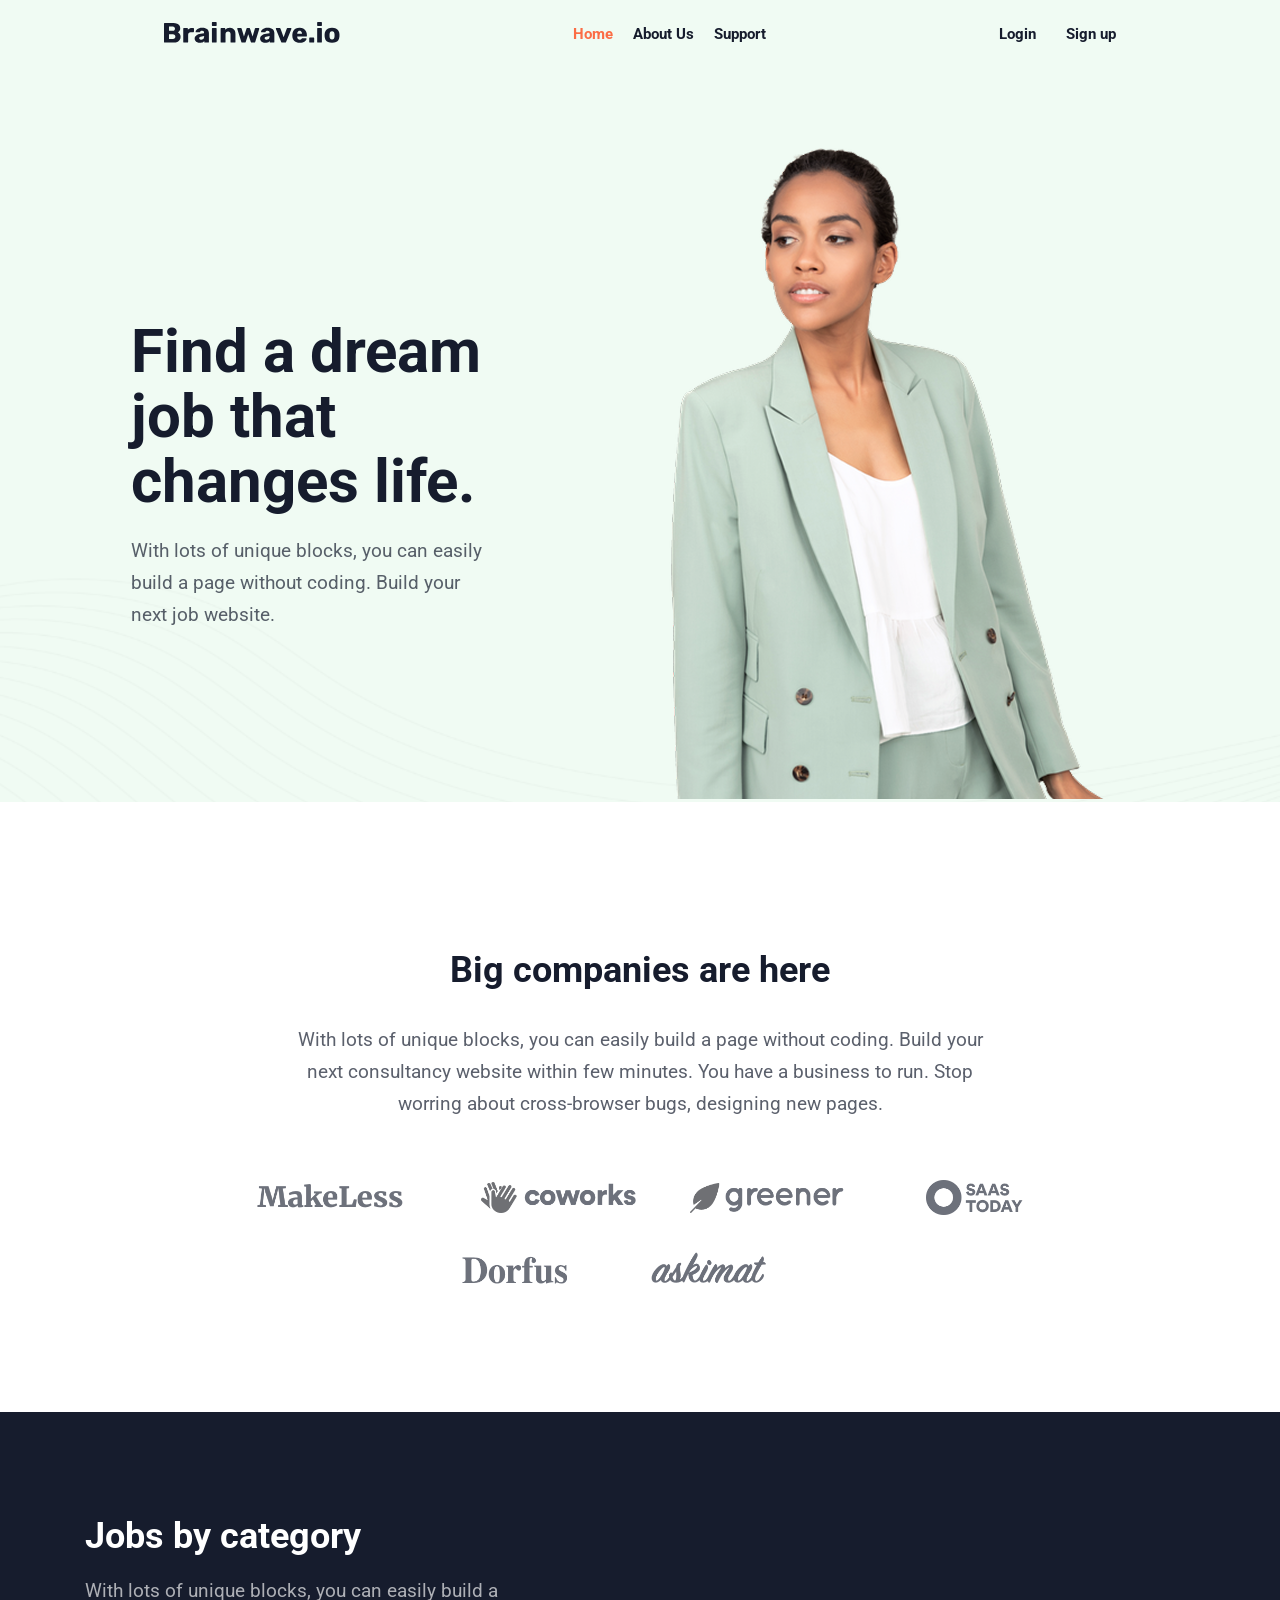
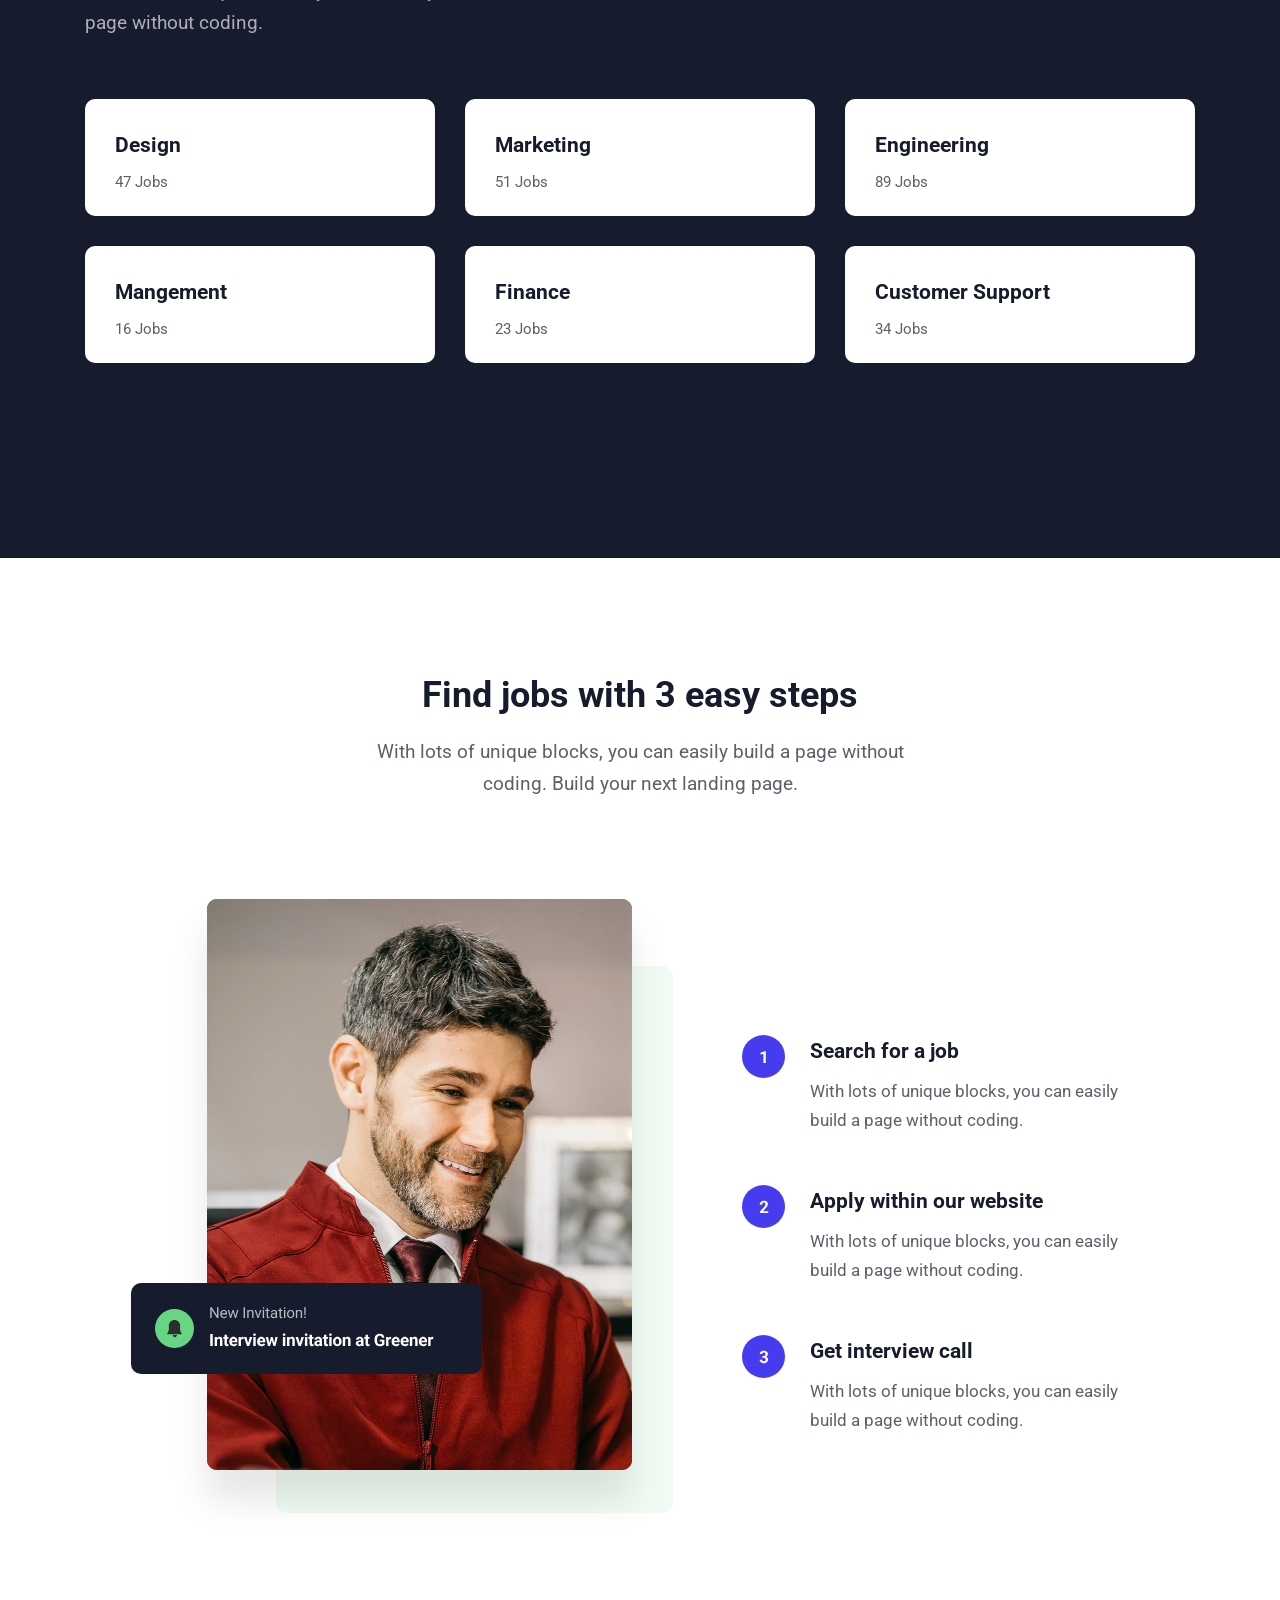
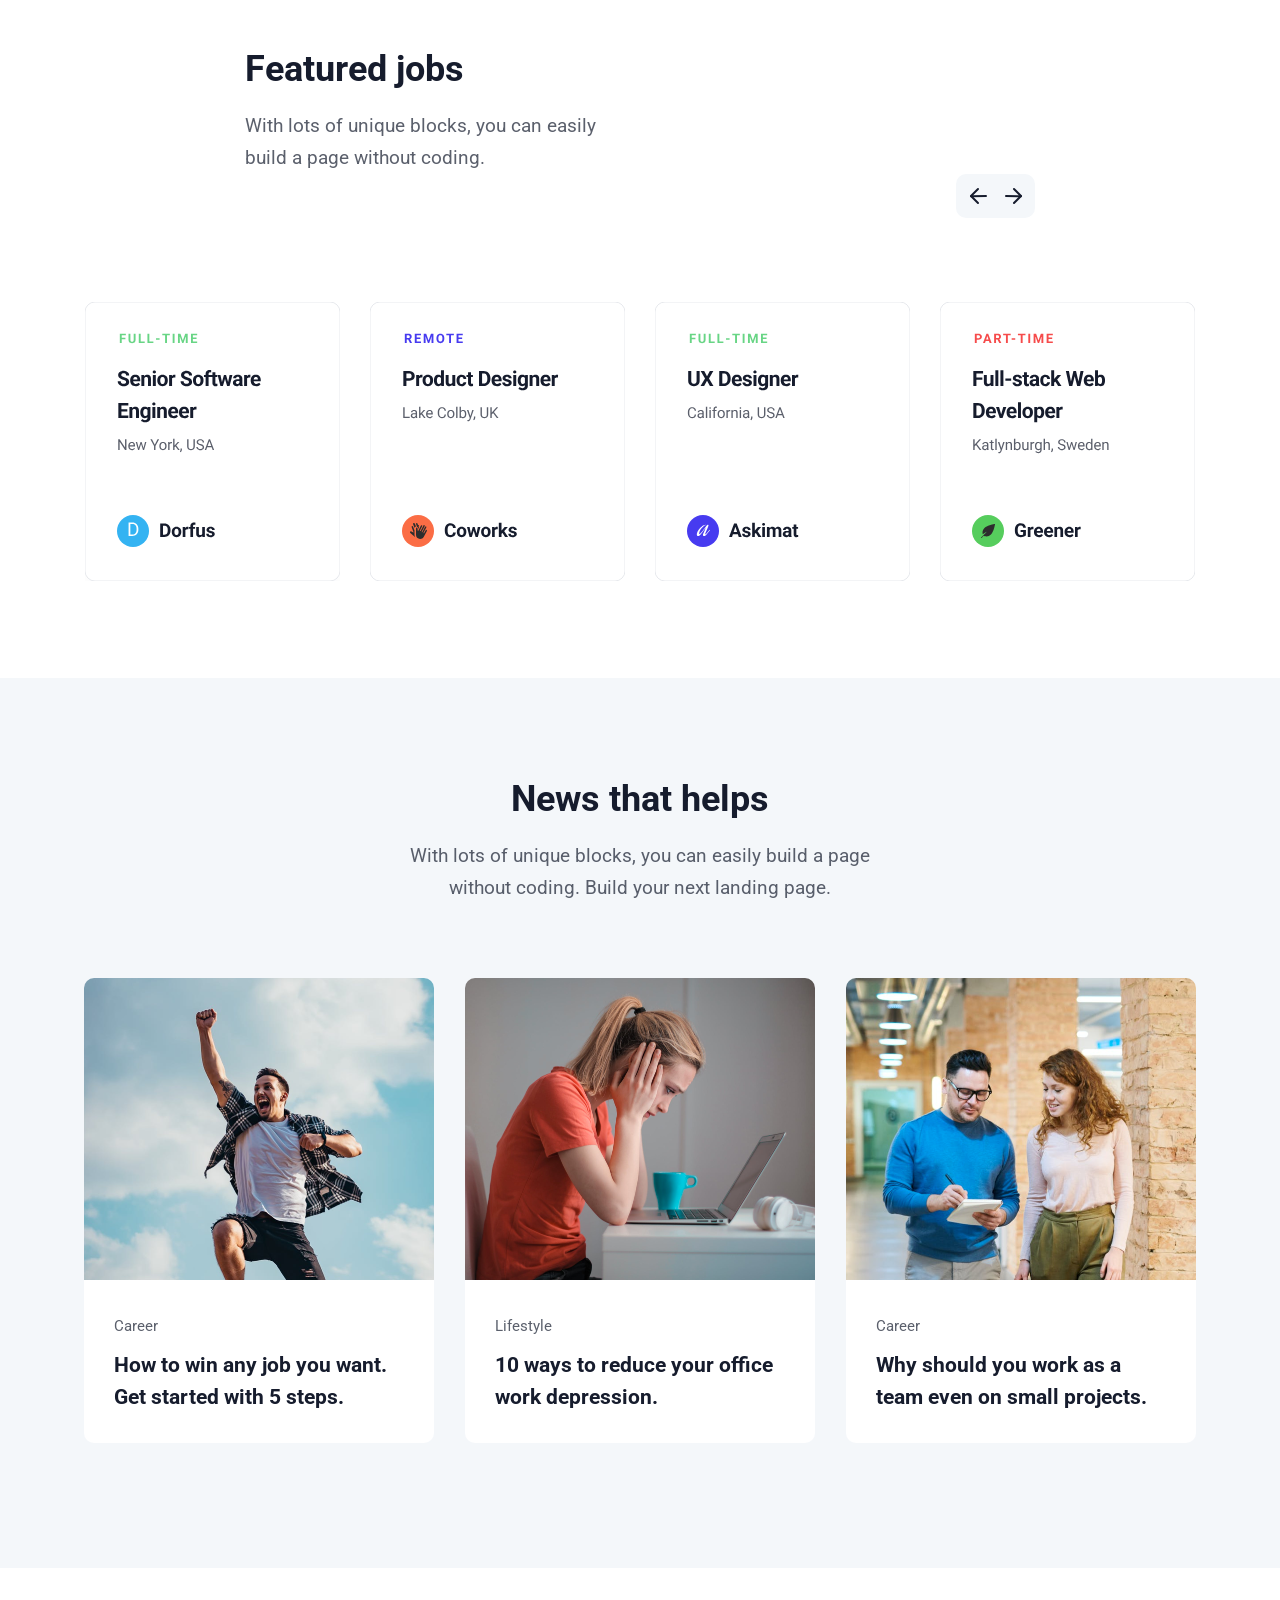
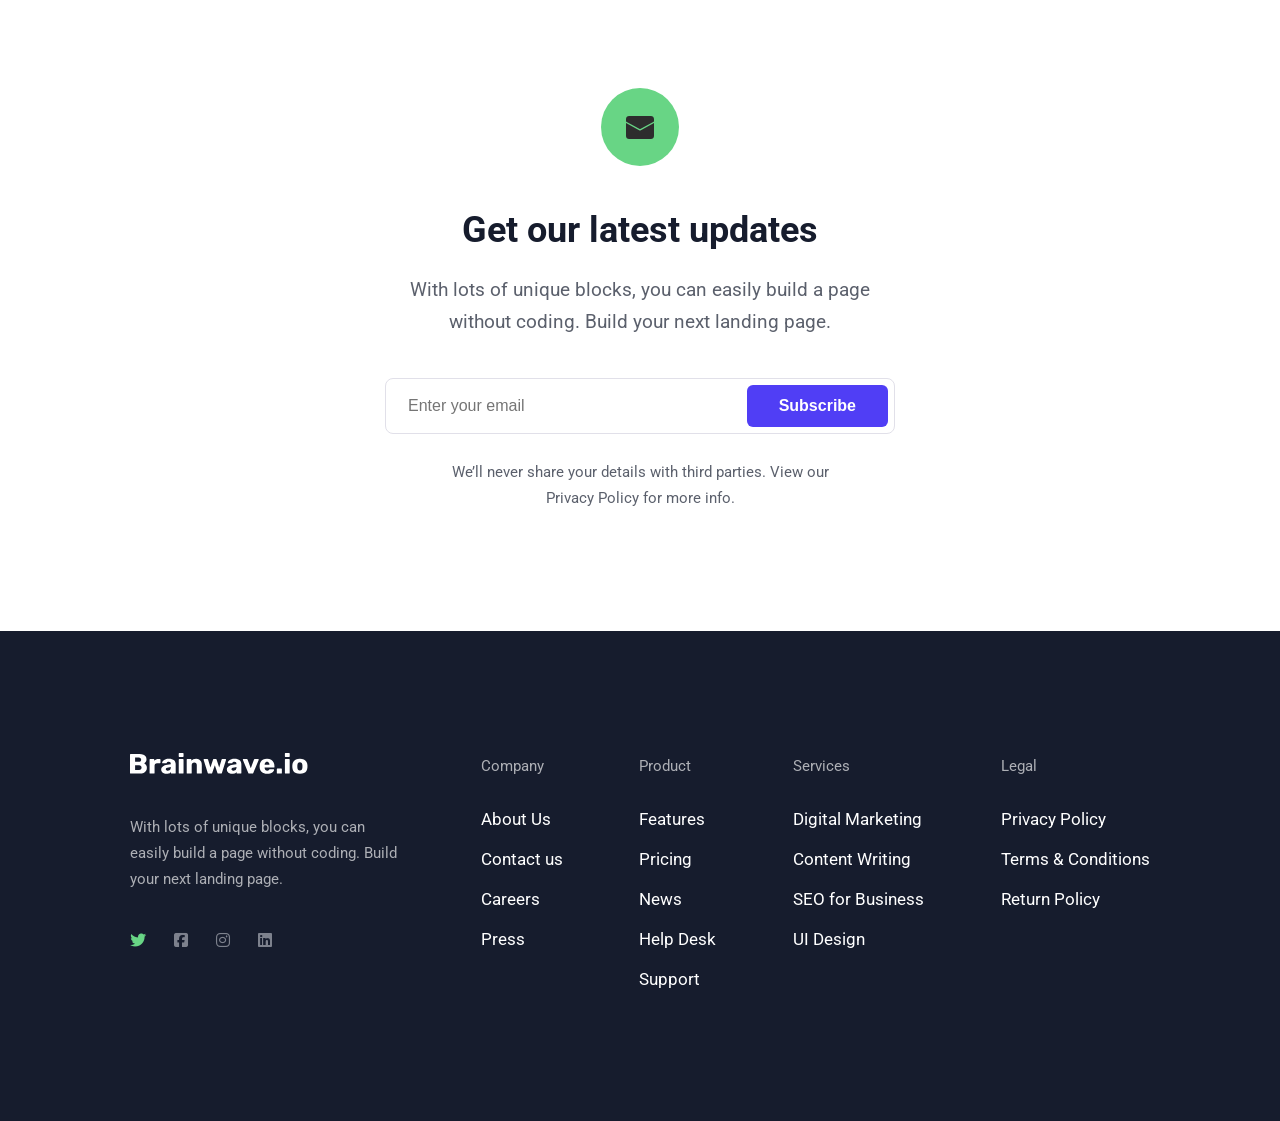
<file: index.html>
<!doctype html>
<html lang="en">
  <head>
    <meta charset="UTF-8" />
    <meta name="viewport" content="width=device-width, initial-scale=1.0" />
    <title>Document</title>
    <link rel="stylesheet" href="./styles/pages/home.css" />
    <link
      rel="stylesheet"
      href="https://cdnjs.cloudflare.com/ajax/libs/font-awesome/6.5.2/css/all.min.css"
    />
  </head>
  <body>
    <!-- HEADER -->
    <header class="header">
      <section class="header-container">
        <div class="header-logo">
          <img src="./assets/icons/header-brand.svg" alt="Brainwaive Image" />
        </div>

        <nav class="header-navigation">
          <ul class="navigation-list">
            <li class="navigation-item">
              <a class="navigation-link active" href="./index.html"> Home</a>
            </li>

            <li class="navigation-item">
              <a class="navigation-link" href="./pages/about.html">About Us</a>
            </li>

            <li class="navigation-item">
              <a class="navigation-link" href="./pages/support.html">Support</a>
            </li>
          </ul>
        </nav>

        <div class="header-buttons">
          <a href="./pages/sign-in.html" class="btn">Login</a>
          <a href="./pages/sign-up.html" class="btn">Sign up</a>
        </div>
      </section>
    </header>

    <!-- HERO -->
    <section class="hero">
      <div class="hero-container">
        <div class="hero-content">
          <h1 class="hero-title">Find a dream job that changes life.</h1>

          <p class="hero-description">
            With lots of unique blocks, you can easily build a page without
            coding. Build your next job website.
          </p>
        </div>

        <div class="hero-media">
          <img src="./assets/image/hero.png" alt="Hero Image" />
        </div>
      </div>

      <img
        src="./assets/image/wave1.svg"
        alt="Wave Background"
        class="hero-wave"
      />
    </section>

    <!-- MAIN -->

    <!-- HOME COMPANIES -->
    <main class="main">
      <section class="companies">
        <div class="companies-content">
          <h2 class="companies-title">Big companies are here</h2>

          <p class="companies-description">
            With lots of unique blocks, you can easily build a page without
            coding. Build your next consultancy website within few minutes. You
            have a business to run. Stop worring about cross-browser bugs,
            designing new pages.
          </p>
        </div>

        <div class="companies-image">
          <img src="./assets/icons/homesection1icon1.svg" alt="Home Section1" />
        </div>
      </section>

      <!-- HOME JOBS -->
      <section class="categories">
        <div class="categories-content">
          <h2 class="categories-title">Jobs by category</h2>

          <p class="categories-description">
            With lots of unique blocks, you can easily build a page without
            coding.
          </p>
        </div>

        <div class="categories-cards">
          <div class="category-card">
            <h3 class="category-title">Design</h3>
            <span class="category-count">47 Jobs</span>
          </div>

          <div class="category-card">
            <h3 class="category-title">Marketing</h3>
            <span class="category-count">51 Jobs</span>
          </div>

          <div class="category-card">
            <h3 class="category-title">Engineering</h3>
            <span class="category-count">89 Jobs</span>
          </div>

          <div class="category-card">
            <h3 class="category-title">Mangement</h3>
            <span class="category-count">16 Jobs</span>
          </div>

          <div class="category-card">
            <h3 class="category-title">Finance</h3>
            <span class="category-count">23 Jobs</span>
          </div>

          <div class="category-card">
            <h3 class="category-title">Customer Support</h3>
            <span class="category-count">34 Jobs</span>
          </div>
        </div>
      </section>

      <!-- FIND JOBS STEP -->

      <section class="process-section">
        <div class="process-content">
          <h2 class="process-title">Find jobs with 3 easy steps</h2>
          <p class="process-description">
            With lots of unique blocks, you can easily build a page without
            coding. Build your next landing page.
          </p>
        </div>

        <div class="process-container">
          <div class="process-image">
            <img
              src="./assets/image/homesection3.svg"
              alt="Home section3 image"
            />
          </div>

          <div class="process-list">
            <div class="process-item">
              <img
                class="process-icon"
                src="./assets/icons/homesection3icon1.svg"
                alt="Icon 1"
              />
              <div class="process-item-content">
                <h3 class="process-item-title">Search for a job</h3>
                <p class="process-item-description">
                  With lots of unique blocks, you can easily build a page
                  without coding.
                </p>
              </div>
            </div>

            <div class="process-item">
              <img
                class="process-icon"
                src="./assets/icons/homesection3icon2.svg"
                alt="Icon 2"
              />
              <div class="process-item-content">
                <h3 class="process-item-title">Apply within our website</h3>
                <p class="process-item-description">
                  With lots of unique blocks, you can easily build a page
                  without coding.
                </p>
              </div>
            </div>

            <div class="process-item">
              <img
                class="process-icon"
                src="./assets/icons/homesection3icon3.svg"
                alt="Icon 3"
              />
              <div class="process-item-content">
                <h3 class="process-item-title">Get interview call</h3>
                <p class="process-item-description">
                  With lots of unique blocks, you can easily build a page
                  without coding.
                </p>
              </div>
            </div>
          </div>
        </div>
      </section>

      <!-- FEATURED -->

      <section class="featured-section">
        <div class="featured-contents">
          <h2 class="featured-title">Featured jobs</h2>
          <p class="featured-description">
            With lots of unique blocks, you can easily build a page without
            coding.
          </p>
        </div>
        <div class="featured-icon">
          <img src="./assets/icons/featuredicon.svg" alt="Icon1" />
        </div>
        <div class="featured-images">
          <img src="./assets/image/featuredimage1.svg" alt="Image1" />
          <img src="./assets/image/featuredimage2.svg" alt="Image2" />
          <img src="./assets/image/featuredimage3.svg" alt="Image3" />
          <img src="./assets/image/featuredimage4.svg" alt="Image4" />
        </div>
      </section>

      <!-- HELP -->

      <section class="help">
        <div class="help-content">
          <h2 class="help-title">News that helps</h2>
          <p class="help-description">
            With lots of unique blocks, you can easily build a page without
            coding. Build your next landing page.
          </p>
        </div>

        <div class="cards-container">
          <div class="card">
            <div class="card-image">
              <img src="./assets/image/helpimage1.svg" alt="Career" />
            </div>
            <div class="card-content">
              <span class="card-category">Career</span>
              <h3 class="card-title">
                How to win any job you want. Get started with 5 steps.
              </h3>
            </div>
          </div>

          <div class="card">
            <div class="card-image">
              <img src="./assets/image/helpimage2.svg" alt="Lifestyle" />
            </div>
            <div class="card-content">
              <span class="card-category">Lifestyle</span>
              <h3 class="card-title">
                10 ways to reduce your office work depression.
              </h3>
            </div>
          </div>

          <div class="card">
            <div class="card-image">
              <img src="./assets/image/helpimage3.svg" alt="Career" />
            </div>
            <div class="card-content">
              <span class="card-category">Career</span>
              <h3 class="card-title">
                Why should you work as a team even on small projects.
              </h3>
            </div>
          </div>
        </div>
      </section>

      <!-- UPDATES -->
      <section class="updates">
        <div class="updates-icon">
          <img src="./assets/icons/updatesicon.svg" alt="Icon" />
        </div>
        <div class="updates-contents">
          <h2 class="updates-title">Get our latest updates</h2>
          <p class="updates-description">
            With lots of unique blocks, you can easily build a page without
            coding. Build your next landing page.
          </p>
        </div>
        <div class="subscribe-container">
          <input
            type="email"
            placeholder="Enter your email"
            class="subscribe-input"
          />
          <button class="subscribe-btn">Subscribe</button>
        </div>
        <div class="subscribe-content">
          <p class="subscribe-description">
            We’ll never share your details with third parties. View our Privacy
            Policy for more info.
          </p>
        </div>
      </section>
    </main>

    <!-- FOOTER -->
    <footer class="footer">
      <div class="footer-brand">
        <img
          class="footer-logo-img"
          src="./assets/icons/footer-brand.svg"
          alt="Brainwave Logo"
        />
        <p class="footer-desc">
          With lots of unique blocks, you can easily build a page without
          coding. Build your next landing page.
        </p>
        <div class="footer-social-icons">
          <a class="social-link" href="#"
            ><i
              class="fa-brands fa-twitter"
              style="color: rgb(104, 213, 133)"
            ></i
          ></a>
          <a class="social-link" href="#"
            ><i
              class="fa-brands fa-square-facebook"
              style="color: rgb(125, 129, 141)"
            ></i>
          </a>
          <a class="social-link" href="#"
            ><i
              class="fa-brands fa-instagram"
              style="color: rgb(125, 129, 141)"
            ></i
          ></a>
          <a class="social-link" href="#"
            ><i
              class="fa-brands fa-linkedin"
              style="color: rgb(125, 129, 141)"
            ></i
          ></a>
        </div>
      </div>
      <div class="footer-links-box">
        <h2 class="footer-name footer-desc">Company</h2>
        <ul class="footer-list">
          <li class="footer-link">
            <a class="footer-item" href="#">About Us</a>
          </li>
          <li class="footer-link">
            <a class="footer-item" href="#">Contact us</a>
          </li>
          <li class="footer-link">
            <a class="footer-item" href="#">Careers</a>
          </li>
          <li class="footer-link">
            <a class="footer-item" href="#">Press</a>
          </li>
        </ul>
      </div>
      <div class="footer-links-box">
        <h2 class="footer-name footer-desc">Product</h2>
        <ul class="footer-list">
          <li class="footer-link">
            <a class="footer-item" href="#">Features</a>
          </li>
          <li class="footer-link">
            <a class="footer-item" href="#">Pricing</a>
          </li>
          <li class="footer-link">
            <a class="footer-item" href="#">News</a>
          </li>
          <li class="footer-link">
            <a class="footer-item" href="#">Help Desk</a>
          </li>
          <li class="footer-link">
            <a class="footer-item" href="#">Support</a>
          </li>
        </ul>
      </div>
      <div class="footer-links-box">
        <h2 class="footer-name footer-desc">Services</h2>
        <ul class="footer-list">
          <li class="footer-link">
            <a class="footer-item" href="#">Digital Marketing</a>
          </li>
          <li class="footer-link">
            <a class="footer-item" href="#">Content Writing</a>
          </li>
          <li class="footer-link">
            <a class="footer-item" href="#">SEO for Business</a>
          </li>
          <li class="footer-link">
            <a class="footer-item" href="#">UI Design</a>
          </li>
        </ul>
      </div>
      <div class="footer-links-box">
        <h2 class="footer-name footer-desc">Legal</h2>
        <ul class="footer-list">
          <li class="footer-link">
            <a class="footer-item" href="#">Privacy Policy</a>
          </li>
          <li class="footer-link">
            <a class="footer-item" href="#">Terms & Conditions</a>
          </li>
          <li class="footer-link">
            <a class="footer-item" href="#">Return Policy</a>
          </li>
        </ul>
      </div>
    </footer>
  </body>
</html>
</file>
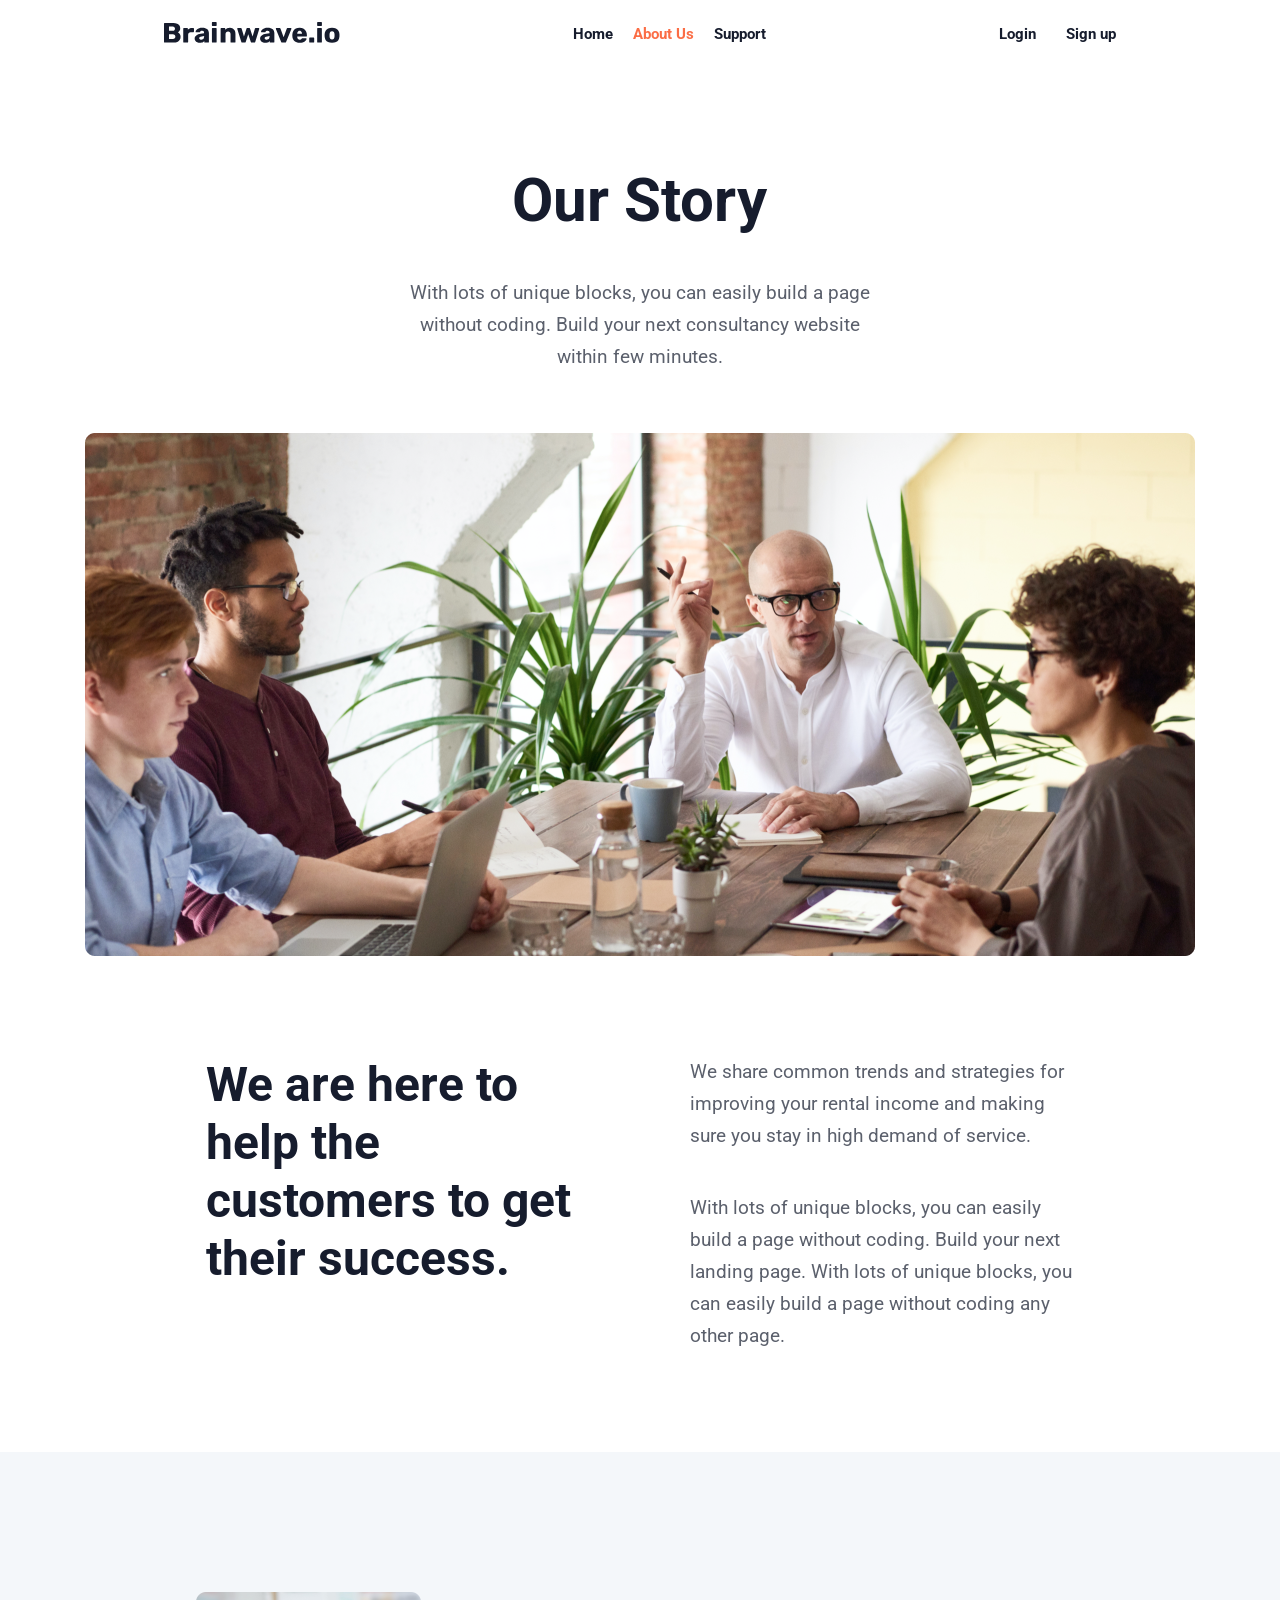
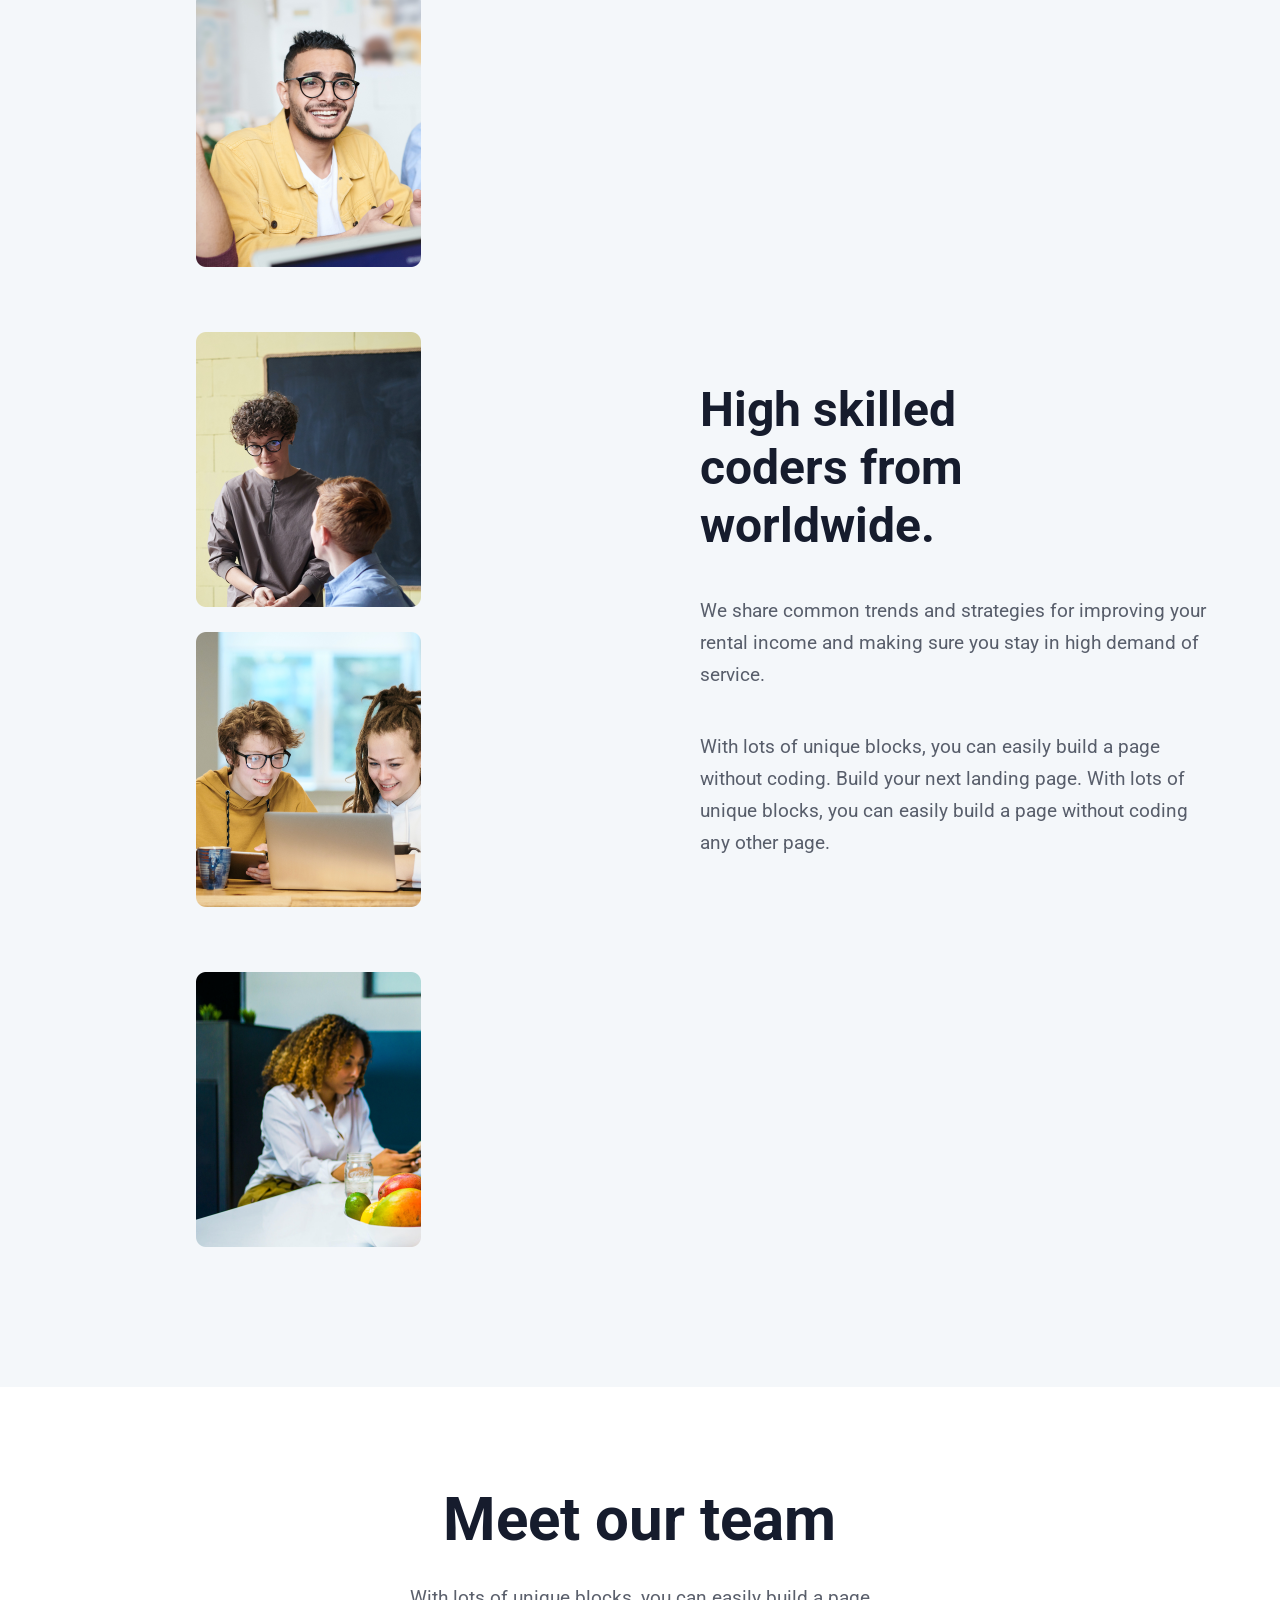
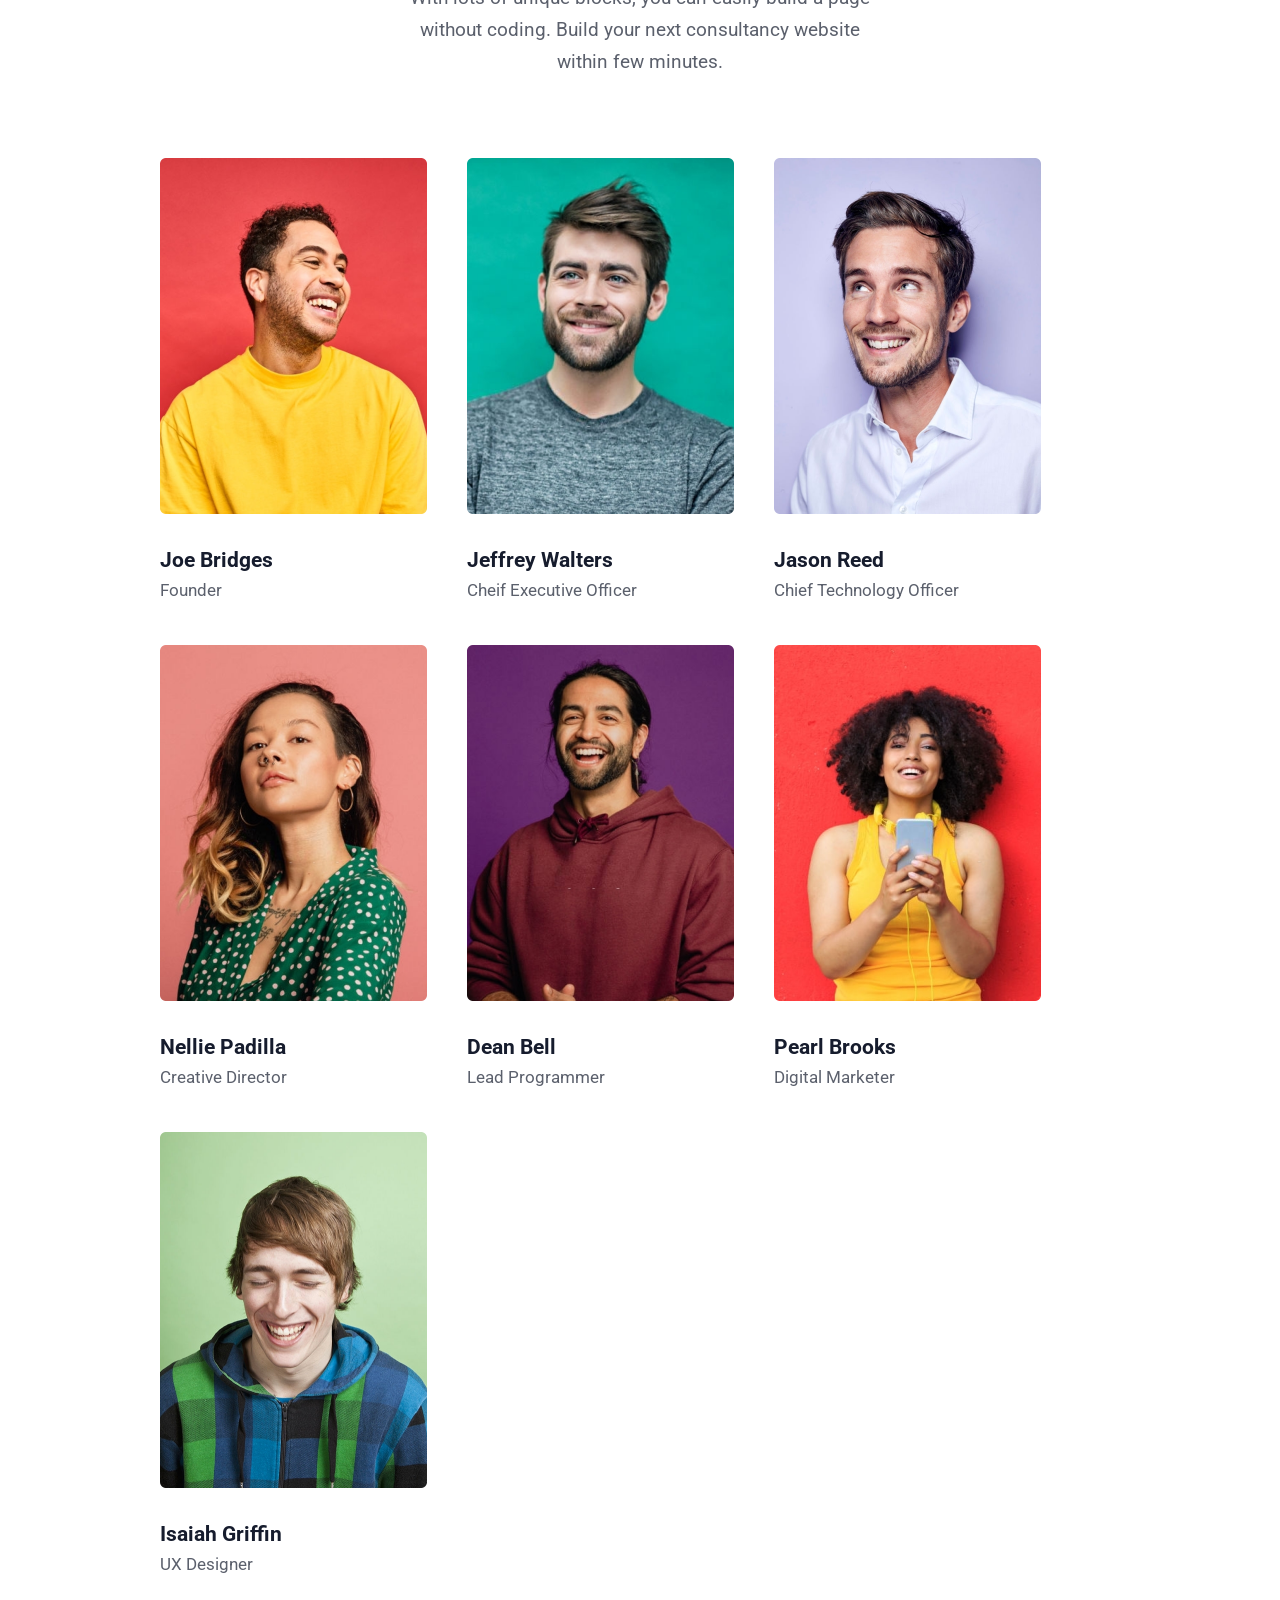
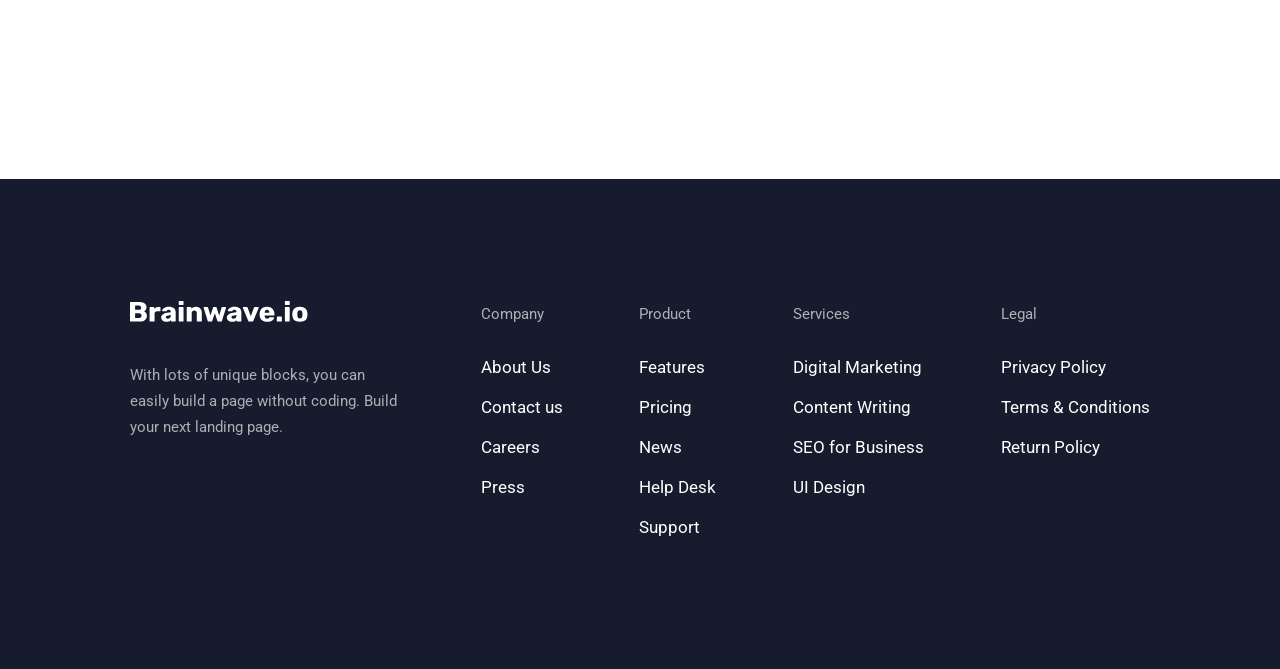
<file: pages/about.html>
<!doctype html>
<html lang="en">
  <head>
    <meta charset="UTF-8" />
    <meta name="viewport" content="width=device-width, initial-scale=1.0" />
    <title>About Us</title>

    <link rel="stylesheet" href="../styles/pages/home.css" />
    <link rel="stylesheet" href="../styles/pages/support.css" />
    <link rel="stylesheet" href="../styles/pages/about.css" />
  </head>
  <body>
    <!-- HEADER -->
    <header class="header">
      <section class="header-container">
        <div class="header-logo">
          <img src="../assets/icons/header-brand.svg" alt="Brainwaive Image" />
        </div>

        <nav class="header-navigation">
          <ul class="navigation-list">
            <li class="navigation-item">
              <a class="navigation-link" href="../index.html">Home</a>
            </li>

            <li class="navigation-item">
              <a class="navigation-link active" href="./about.html">About Us</a>
            </li>

            <li class="navigation-item">
              <a class="navigation-link" href="./support.html">Support</a>
            </li>
          </ul>
        </nav>

        <div class="header-buttons">
          <a href="./sign-in.html" class="btn">Login</a>
          <a href="./sign-up.html" class="btn">Sign up</a>
        </div>
      </section>
    </header>

    <!-- MAIN -->
    <main class="about-page">
      <section class="hero-section support-page">
        <div class="page-header">
          <h1 class="page-title hero-title">Our Story</h1>
          <p class="page-description hero-description">
            With lots of unique blocks, you can easily build a page without
            coding. Build your next consultancy website within few minutes.
          </p>
        </div>
        <img
          class="hero-image"
          src="../assets/image/team-collaboration.png"
          alt="Team Collabaration"
        />
      </section>
      <section class="about-intro">
        <h2 class="content-title">
          We are here to help the customers to get their success.
        </h2>
        <div class="description-block">
          <p class="hero-description">
            We share common trends and strategies for improving your rental
            income and making sure you stay in high demand of service.
          </p>
          <p class="hero-description">
            With lots of unique blocks, you can easily build a page without
            coding. Build your next landing page. With lots of unique blocks,
            you can easily build a page without coding any other page.
          </p>
        </div>
      </section>
      <section class="coders-section">
        <div class="coders-collage">
          <img
            class="coders-collage-img"
            src="../assets/image/coder-yellow-shirt.png"
            alt="Smiling male coder in a yellow shirt looking at the camera"
          />
          <img
            class="coders-collage-img img2"
            src="../assets/image/coder-office-chat.png"
            alt="Two developers discussing a project in a bright office space"
          />
          <img
            class="coders-collage-img"
            src="../assets/image/coder-laptop-working.png"
            alt="Young developer focused on working on a laptop"
          />
          <img
            class="coders-collage-img img2"
            src="../assets/image/coder-female-desk.png"
            alt="Female engineer working at her desk with office plants in the background"
          />
        </div>

        <div class="coders-content">
          <h2 class="content-title content-title--coders">
            High skilled coders from worldwide.
          </h2>
          <p class="hero-description hero-description--coders">
            We share common trends and strategies for improving your rental
            income and making sure you stay in high demand of service.
          </p>
          <p class="hero-description hero-description--coders">
            With lots of unique blocks, you can easily build a page without
            coding. Build your next landing page. With lots of unique blocks,
            you can easily build a page without coding any other page.
          </p>
        </div>
      </section>
      <section class="team-section">
        <div class="team-header">
          <h2 class="hero-title">Meet our team</h2>
          <p class="hero-description">
            With lots of unique blocks, you can easily build a page without
            coding. Build your next consultancy website within few minutes.
          </p>
        </div>
        <div class="team-list">
          <div class="team-card">
            <img
              src="../assets/image/member-joe.png"
              alt="Joe Bridges"
              class="team-img"
            />
            <h3 class="team-name">Joe Bridges</h3>
            <p class="team-role">Founder</p>
          </div>
          <div class="team-card">
            <img
              src="../assets/image/member-jeffrey.png"
              alt="Joe Bridges"
              class="team-img"
            />
            <h3 class="team-name">Jeffrey Walters</h3>
            <p class="team-role">Cheif Executive Officer</p>
          </div>
          <div class="team-card">
            <img
              src="../assets/image/member-jason.png"
              alt="Joe Bridges"
              class="team-img"
            />
            <h3 class="team-name">Jason Reed</h3>
            <p class="team-role">Chief Technology Officer</p>
          </div>
          <div class="team-card">
            <img
              src="../assets/image/member-nellie.png"
              alt="Joe Bridges"
              class="team-img"
            />
            <h3 class="team-name">Nellie Padilla</h3>
            <p class="team-role">Creative Director</p>
          </div>
          <div class="team-card">
            <img
              src="../assets/image/member-dean.png"
              alt="Joe Bridges"
              class="team-img"
            />
            <h3 class="team-name">Dean Bell</h3>
            <p class="team-role">Lead Programmer</p>
          </div>
          <div class="team-card">
            <img
              src="../assets/image/member-pearl.png"
              alt="Joe Bridges"
              class="team-img"
            />
            <h3 class="team-name">Pearl Brooks</h3>
            <p class="team-role">Digital Marketer</p>
          </div>
          <div class="team-card">
            <img
              src="../assets/image/member-isaiah.png"
              alt="Joe Bridges"
              class="team-img"
            />
            <h3 class="team-name">Isaiah Griffin</h3>
            <p class="team-role">UX Designer</p>
          </div>
        </div>
      </section>
    </main>

    <!-- FOOTER -->
    <footer class="footer">
      <div class="footer-brand">
        <img
          class="footer-logo-img"
          src="../assets/icons/footer-brand.svg"
          alt="Brainwave Logo"
        />
        <p class="footer-desc">
          With lots of unique blocks, you can easily build a page without
          coding. Build your next landing page.
        </p>
        <div class="footer-social-icons">
          <a class="social-link" href="#"
            ><i
              class="fa-brands fa-twitter"
              style="color: rgb(104, 213, 133)"
            ></i
          ></a>
          <a class="social-link" href="#"
            ><i
              class="fa-brands fa-square-facebook"
              style="color: rgb(125, 129, 141)"
            ></i>
          </a>
          <a class="social-link" href="#"
            ><i
              class="fa-brands fa-instagram"
              style="color: rgb(125, 129, 141)"
            ></i
          ></a>
          <a class="social-link" href="#"
            ><i
              class="fa-brands fa-linkedin"
              style="color: rgb(125, 129, 141)"
            ></i
          ></a>
        </div>
      </div>
      <div class="footer-links-box">
        <h2 class="footer-name footer-desc">Company</h2>
        <ul class="footer-list">
          <li class="footer-link">
            <a class="footer-item" href="#">About Us</a>
          </li>
          <li class="footer-link">
            <a class="footer-item" href="#">Contact us</a>
          </li>
          <li class="footer-link">
            <a class="footer-item" href="#">Careers</a>
          </li>
          <li class="footer-link">
            <a class="footer-item" href="#">Press</a>
          </li>
        </ul>
      </div>
      <div class="footer-links-box">
        <h2 class="footer-name footer-desc">Product</h2>
        <ul class="footer-list">
          <li class="footer-link">
            <a class="footer-item" href="#">Features</a>
          </li>
          <li class="footer-link">
            <a class="footer-item" href="#">Pricing</a>
          </li>
          <li class="footer-link">
            <a class="footer-item" href="#">News</a>
          </li>
          <li class="footer-link">
            <a class="footer-item" href="#">Help Desk</a>
          </li>
          <li class="footer-link">
            <a class="footer-item" href="#">Support</a>
          </li>
        </ul>
      </div>
      <div class="footer-links-box">
        <h2 class="footer-name footer-desc">Services</h2>
        <ul class="footer-list">
          <li class="footer-link">
            <a class="footer-item" href="#">Digital Marketing</a>
          </li>
          <li class="footer-link">
            <a class="footer-item" href="#">Content Writing</a>
          </li>
          <li class="footer-link">
            <a class="footer-item" href="#">SEO for Business</a>
          </li>
          <li class="footer-link">
            <a class="footer-item" href="#">UI Design</a>
          </li>
        </ul>
      </div>
      <div class="footer-links-box">
        <h2 class="footer-name footer-desc">Legal</h2>
        <ul class="footer-list">
          <li class="footer-link">
            <a class="footer-item" href="#">Privacy Policy</a>
          </li>
          <li class="footer-link">
            <a class="footer-item" href="#">Terms & Conditions</a>
          </li>
          <li class="footer-link">
            <a class="footer-item" href="#">Return Policy</a>
          </li>
        </ul>
      </div>
    </footer>
  </body>
</html>
</file>
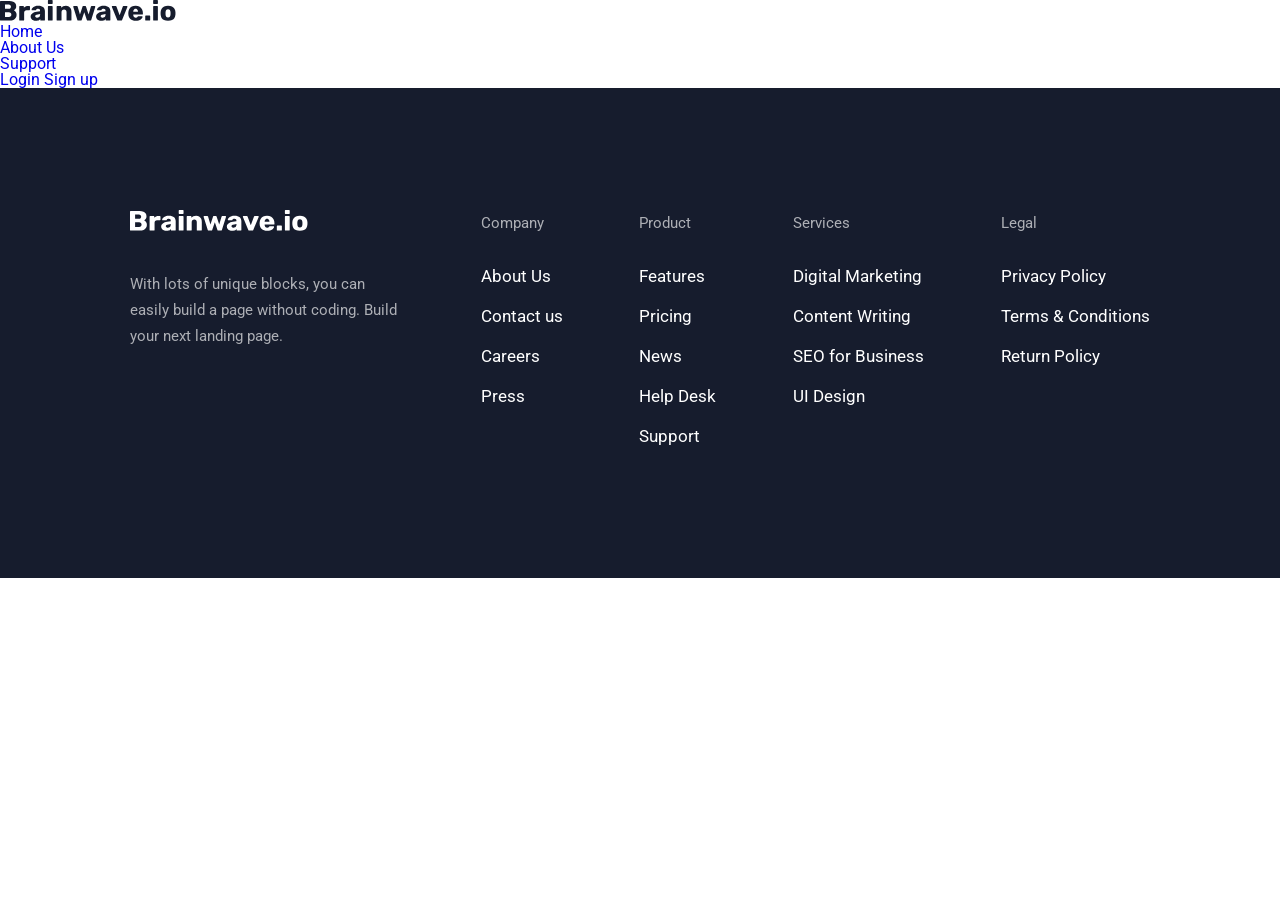
<file: pages/login.html>
<!doctype html>
<html lang="en">
  <head>
    <meta charset="UTF-8" />
    <meta name="viewport" content="width=device-width, initial-scale=1.0" />
    <title>Login</title>

    <link rel="stylesheet" href="../styles/pages/home.css" />
    <link rel="stylesheet" href="../styles/pages/support.css" />
    <link rel="stylesheet" href="../styles/pages/about.css" />
  </head>
  <body>
    <!-- HEADER -->
    <header class="header action">
      <section class="header-section">
        <div class="header-image">
          <img src="../assets/icons/header-brand.svg" alt="Brainwaive Image" />
        </div>
        <nav class="header-nav">
          <ul class="header-list">
            <li class="nav-item">
              <a class="nav-link" href="../index.html">Home</a>
            </li>
            <li class="nav-item">
              <a class="nav-link" href="./about.html">About Us</a>
            </li>
            <li class="nav-item">
              <a class="nav-link" href="./support.html">Support</a>
            </li>
          </ul>
        </nav>
        <div class="header-actions">
          <a href="#" class="btn">Login</a>
          <a href="#" class="btn">Sign up</a>
        </div>
      </section>
    </header>

    <!-- FOOTER -->
    <footer class="footer">
      <div class="footer-brand">
        <img
          class="footer-logo-img"
          src="../assets/icons/footer-brand.svg"
          alt="Brainwave Logo"
        />
        <p class="footer-desc">
          With lots of unique blocks, you can easily build a page without
          coding. Build your next landing page.
        </p>
        <div class="footer-social-icons">
          <a class="social-link" href="#"
            ><i
              class="fa-brands fa-twitter"
              style="color: rgb(104, 213, 133)"
            ></i
          ></a>
          <a class="social-link" href="#"
            ><i
              class="fa-brands fa-square-facebook"
              style="color: rgb(125, 129, 141)"
            ></i>
          </a>
          <a class="social-link" href="#"
            ><i
              class="fa-brands fa-instagram"
              style="color: rgb(125, 129, 141)"
            ></i
          ></a>
          <a class="social-link" href="#"
            ><i
              class="fa-brands fa-linkedin"
              style="color: rgb(125, 129, 141)"
            ></i
          ></a>
        </div>
      </div>
      <div class="footer-links-box">
        <h2 class="footer-name footer-desc">Company</h2>
        <ul class="footer-list">
          <li class="footer-link">
            <a class="footer-item" href="#">About Us</a>
          </li>
          <li class="footer-link">
            <a class="footer-item" href="#">Contact us</a>
          </li>
          <li class="footer-link">
            <a class="footer-item" href="#">Careers</a>
          </li>
          <li class="footer-link">
            <a class="footer-item" href="#">Press</a>
          </li>
        </ul>
      </div>
      <div class="footer-links-box">
        <h2 class="footer-name footer-desc">Product</h2>
        <ul class="footer-list">
          <li class="footer-link">
            <a class="footer-item" href="#">Features</a>
          </li>
          <li class="footer-link">
            <a class="footer-item" href="#">Pricing</a>
          </li>
          <li class="footer-link">
            <a class="footer-item" href="#">News</a>
          </li>
          <li class="footer-link">
            <a class="footer-item" href="#">Help Desk</a>
          </li>
          <li class="footer-link">
            <a class="footer-item" href="#">Support</a>
          </li>
        </ul>
      </div>
      <div class="footer-links-box">
        <h2 class="footer-name footer-desc">Services</h2>
        <ul class="footer-list">
          <li class="footer-link">
            <a class="footer-item" href="#">Digital Marketing</a>
          </li>
          <li class="footer-link">
            <a class="footer-item" href="#">Content Writing</a>
          </li>
          <li class="footer-link">
            <a class="footer-item" href="#">SEO for Business</a>
          </li>
          <li class="footer-link">
            <a class="footer-item" href="#">UI Design</a>
          </li>
        </ul>
      </div>
      <div class="footer-links-box">
        <h2 class="footer-name footer-desc">Legal</h2>
        <ul class="footer-list">
          <li class="footer-link">
            <a class="footer-item" href="#">Privacy Policy</a>
          </li>
          <li class="footer-link">
            <a class="footer-item" href="#">Terms & Conditions</a>
          </li>
          <li class="footer-link">
            <a class="footer-item" href="#">Return Policy</a>
          </li>
        </ul>
      </div>
    </footer>
  </body>
</html>
</file>
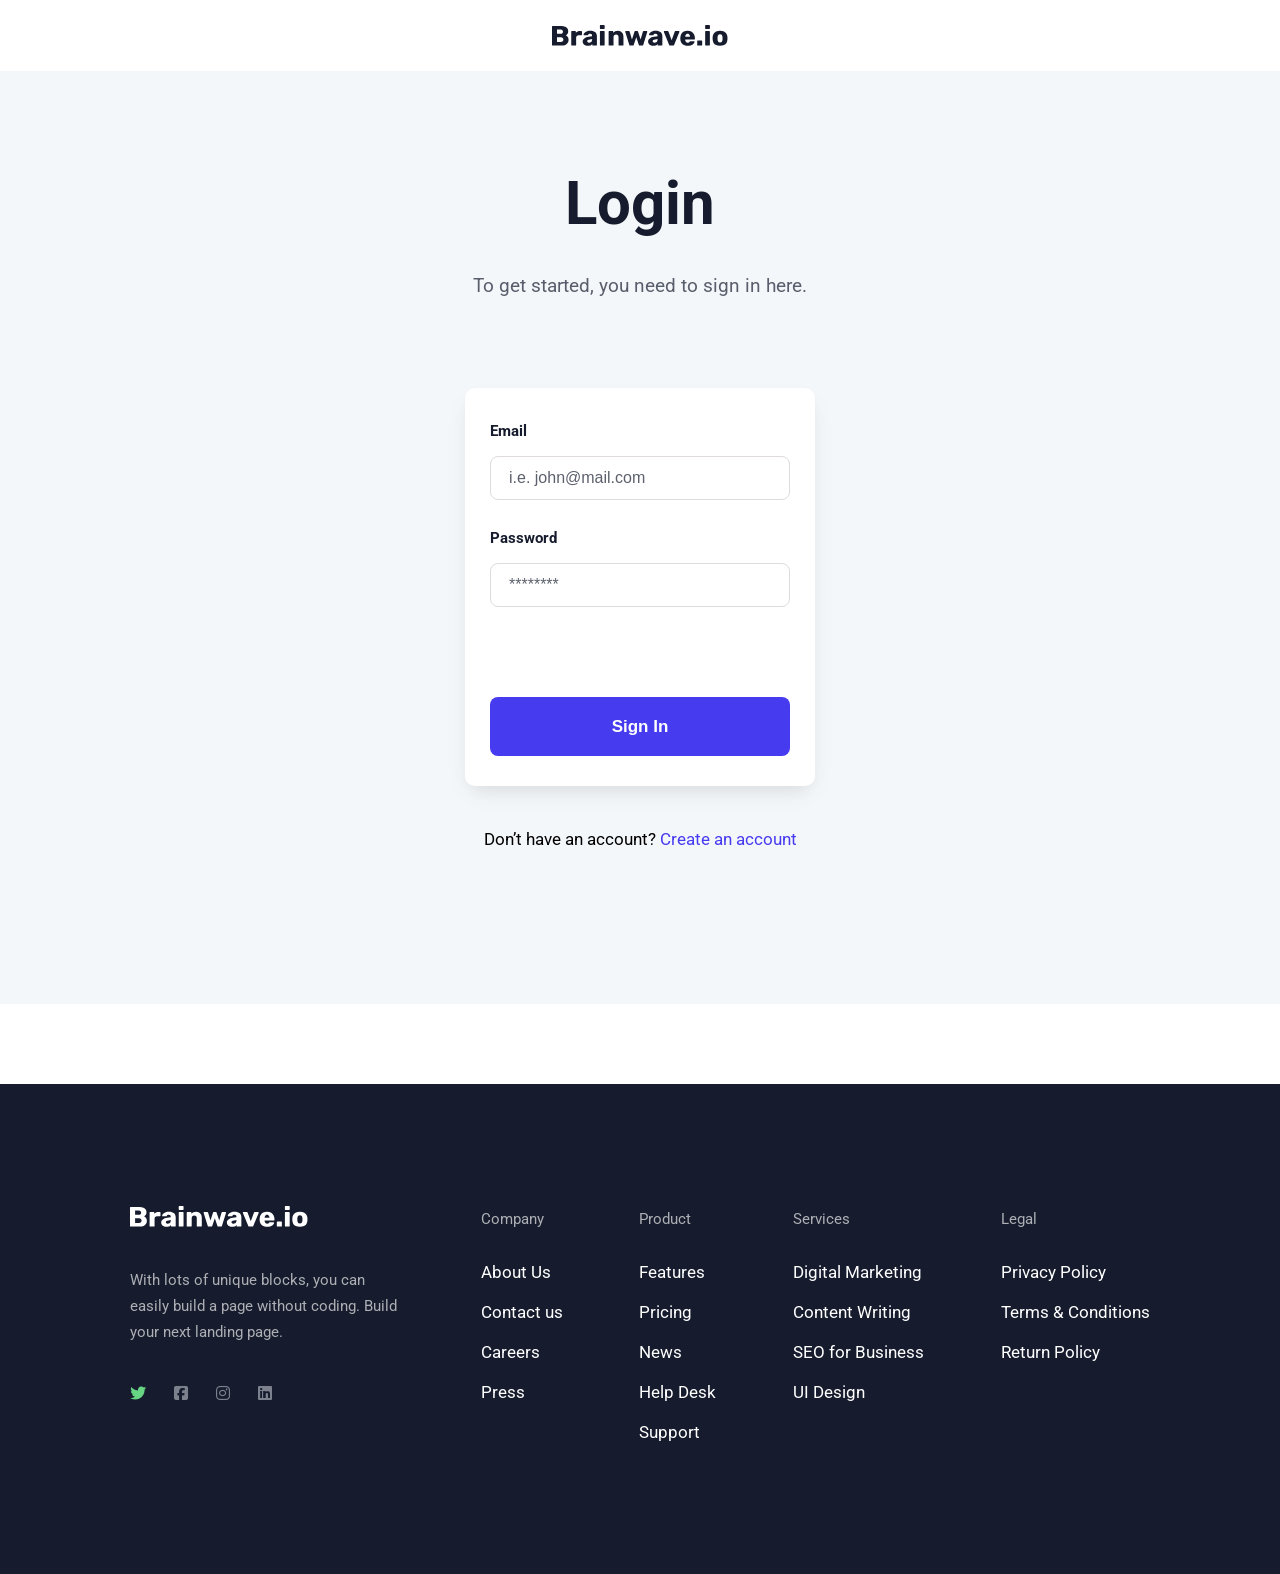
<file: pages/sign-in.html>
<!doctype html>
<html lang="en">
  <head>
    <meta charset="UTF-8" />
    <meta name="viewport" content="width=device-width, initial-scale=1.0" />
    <title>Sign In</title>
    <link rel="stylesheet" href="../styles/pages/sign-in.css" />
    <link
      rel="stylesheet"
      href="https://cdnjs.cloudflare.com/ajax/libs/font-awesome/6.5.2/css/all.min.css"
    />
  </head>
  <body>
    <!-- HEADER  -->
    <header class="header">
      <img src="../assets/icons/header-brand.svg" alt="Header Image" />
    </header>

    <!-- HERO -->
    <main class="main">
      <section class="hero">
        <div class="hero-content">
          <h1 class="hero-title">Login</h1>
          <p class="hero-description">
            To get started, you need to sign in here.
          </p>
        </div>

        <form class="hero-email" action="../index.html">
          <div class="email">
            <div class="email-div">
              <label for="email">Email</label>
              <input
                type="email"
                id="email"
                placeholder="i.e. john@mail.com"
                required
              />
            </div>
            <div class="password-div">
              <label for="password">Password</label>
              <input
                type="password"
                id="password"
                placeholder="********"
                required
              />
            </div>
            <button type="submit" class="email-btn">Sign In</button>
          </div>
          <p class="email-description">
            Don’t have an account?
            <a href="./sign-up.html" class="create-account-link"
              >Create an account</a
            >
          </p>
        </form>
      </section>
    </main>

    <!-- FOOTER -->
    <footer class="footer">
      <div class="footer-brand">
        <img
          class="footer-logo-img"
          src="../assets/icons/footer-brand.svg"
          alt="Brainwave Logo"
        />
        <p class="footer-desc">
          With lots of unique blocks, you can easily build a page without
          coding. Build your next landing page.
        </p>
        <div class="footer-social-icons">
          <a class="social-link" href="#"
            ><i
              class="fa-brands fa-twitter"
              style="color: rgb(104, 213, 133)"
            ></i
          ></a>
          <a class="social-link" href="#"
            ><i
              class="fa-brands fa-square-facebook"
              style="color: rgb(125, 129, 141)"
            ></i>
          </a>
          <a class="social-link" href="#"
            ><i
              class="fa-brands fa-instagram"
              style="color: rgb(125, 129, 141)"
            ></i
          ></a>
          <a class="social-link" href="#"
            ><i
              class="fa-brands fa-linkedin"
              style="color: rgb(125, 129, 141)"
            ></i
          ></a>
        </div>
      </div>
      <div class="footer-links-box">
        <h2 class="footer-name footer-desc">Company</h2>
        <ul class="footer-list">
          <li class="footer-link">
            <a class="footer-item" href="#">About Us</a>
          </li>
          <li class="footer-link">
            <a class="footer-item" href="#">Contact us</a>
          </li>
          <li class="footer-link">
            <a class="footer-item" href="#">Careers</a>
          </li>
          <li class="footer-link">
            <a class="footer-item" href="#">Press</a>
          </li>
        </ul>
      </div>
      <div class="footer-links-box">
        <h2 class="footer-name footer-desc">Product</h2>
        <ul class="footer-list">
          <li class="footer-link">
            <a class="footer-item" href="#">Features</a>
          </li>
          <li class="footer-link">
            <a class="footer-item" href="#">Pricing</a>
          </li>
          <li class="footer-link">
            <a class="footer-item" href="#">News</a>
          </li>
          <li class="footer-link">
            <a class="footer-item" href="#">Help Desk</a>
          </li>
          <li class="footer-link">
            <a class="footer-item" href="#">Support</a>
          </li>
        </ul>
      </div>
      <div class="footer-links-box">
        <h2 class="footer-name footer-desc">Services</h2>
        <ul class="footer-list">
          <li class="footer-link">
            <a class="footer-item" href="#">Digital Marketing</a>
          </li>
          <li class="footer-link">
            <a class="footer-item" href="#">Content Writing</a>
          </li>
          <li class="footer-link">
            <a class="footer-item" href="#">SEO for Business</a>
          </li>
          <li class="footer-link">
            <a class="footer-item" href="#">UI Design</a>
          </li>
        </ul>
      </div>
      <div class="footer-links-box">
        <h2 class="footer-name footer-desc">Legal</h2>
        <ul class="footer-list">
          <li class="footer-link">
            <a class="footer-item" href="#">Privacy Policy</a>
          </li>
          <li class="footer-link">
            <a class="footer-item" href="#">Terms & Conditions</a>
          </li>
          <li class="footer-link">
            <a class="footer-item" href="#">Return Policy</a>
          </li>
        </ul>
      </div>
    </footer>
  </body>
</html>
</file>
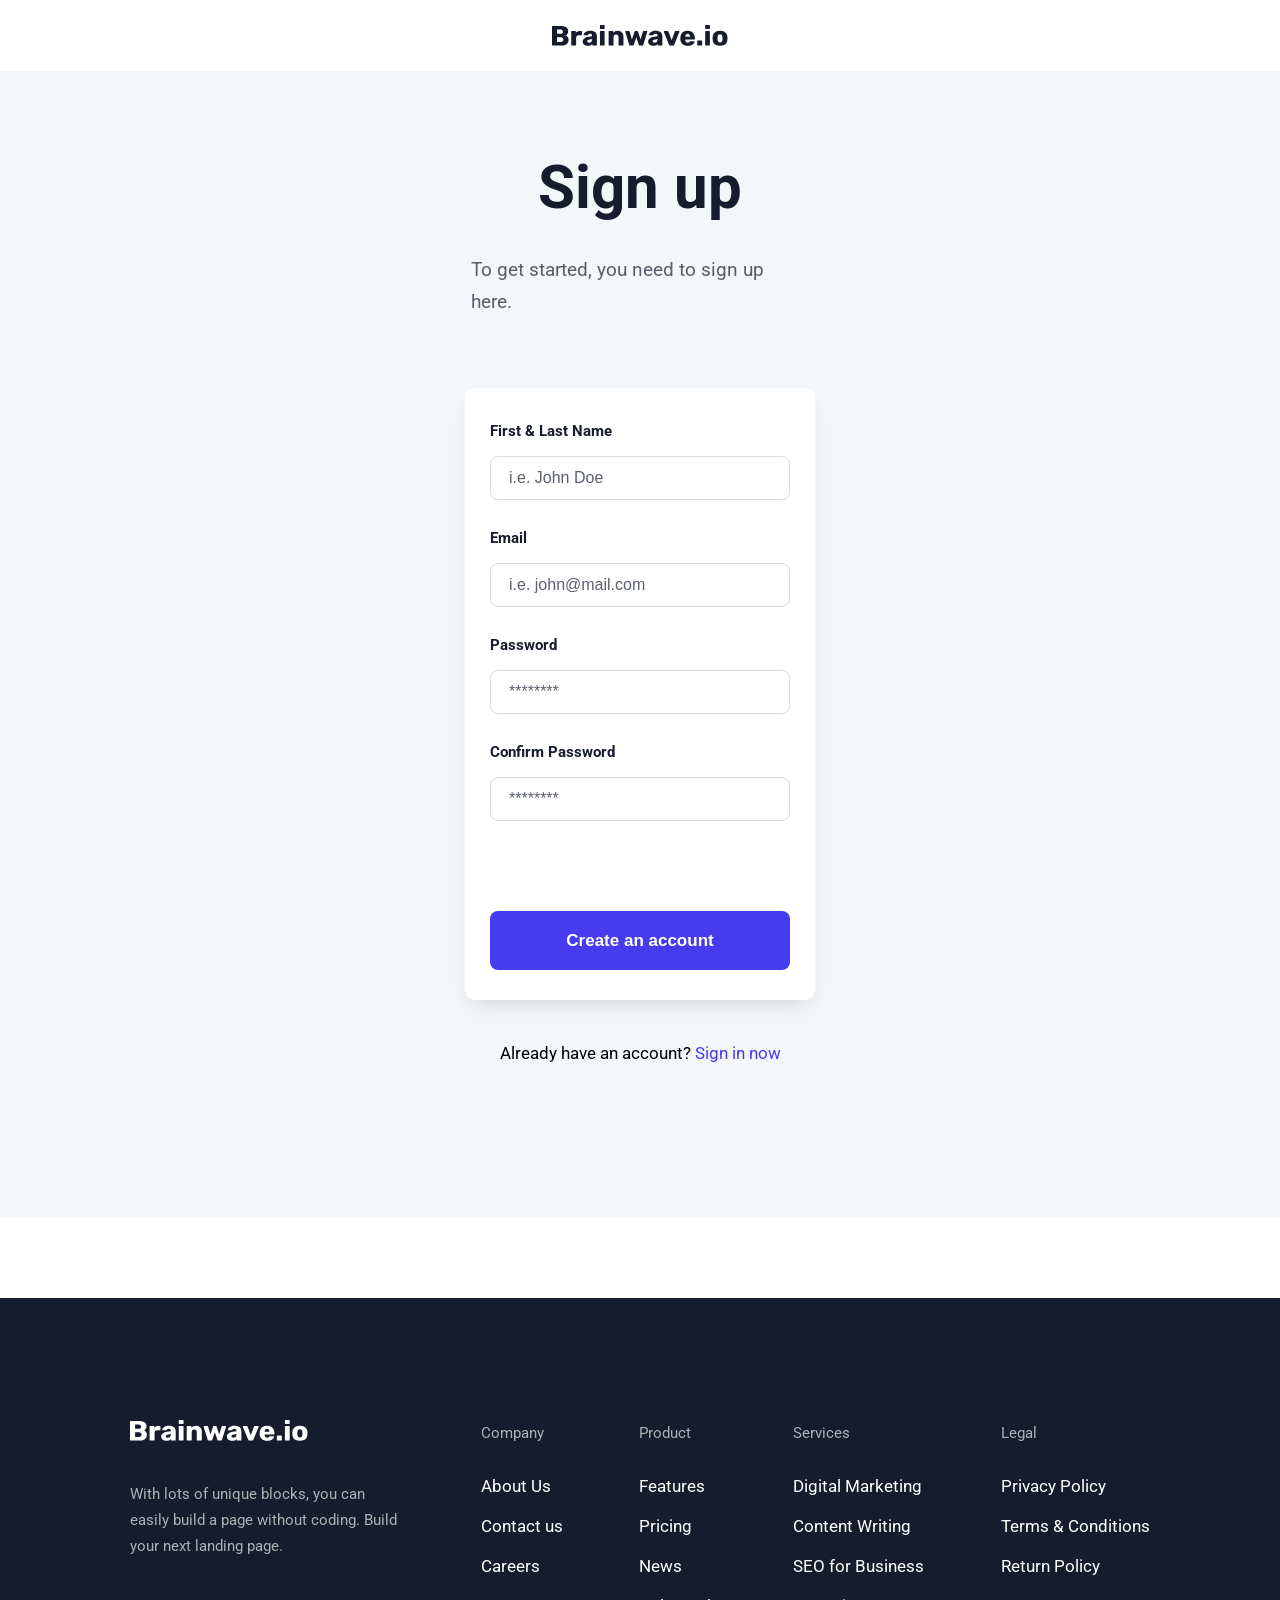
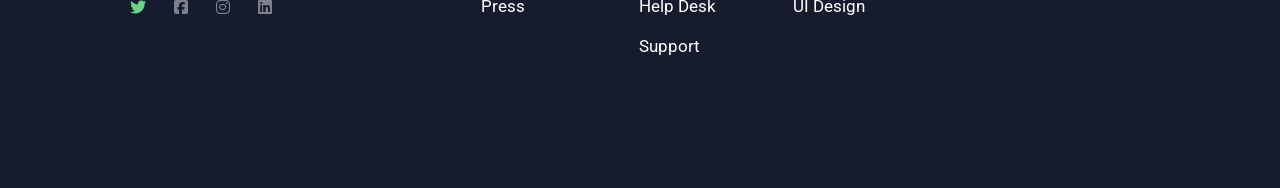
<file: pages/sign-up.html>
<!doctype html>
<html lang="en">
  <head>
    <meta charset="UTF-8" />
    <meta name="viewport" content="width=device-width, initial-scale=1.0" />
    <title>Sign Up</title>
    <link rel="stylesheet" href="../styles/pages/sign-in.css" />
    <link
      rel="stylesheet"
      href="https://cdnjs.cloudflare.com/ajax/libs/font-awesome/6.5.2/css/all.min.css"
    />
  </head>
  <body>
    <!-- HEADER  -->
    <header class="header">
      <img src="../assets/icons/header-brand.svg" alt="Header Image" />
    </header>

    <!-- HERO -->
    <main class="main">
      <section class="hero">
        <div class="hero-content">
          <h1 class="hero-title">Sign up</h1>
          <p class="hero-description">
            To get started, you need to sign up here.
          </p>
        </div>

        <form class="hero-email" action="./sign-in.html">
          <div class="email">
            <div class="name-div email-div">
              <label for="name">First & Last Name</label>
              <input type="name" id="name" placeholder="i.e. John Doe" required/>
            </div>
            <div class="email_div password-div">
              <label for="email">Email</label>
              <input type="email" id="email" placeholder="i.e. john@mail.com" required/>
            </div>
            <div class="password-div">
              <label for="password">Password</label>
              <input type="password" id="password" placeholder="********" required/>
            </div>
            <div class="password-div">
              <label for="password">Confirm Password</label>
              <input type="password" id="password" placeholder="********" required/>
            </div>
            <button type="submit" class="email-btn">Create an account</button>
          </div>
          </div>
          <p class="email-description">
            Already have an account?
            <a href="./sign-in.html" class="create-account-link"
              >Sign in now</a
            >
          </p>
        </form>
      </section>
    </main>
    <!-- FOOTER -->
    <footer class="footer">
      <div class="footer-brand">
        <img
          class="footer-logo-img"
          src="../assets/icons/footer-brand.svg"
          alt="Brainwave Logo"
        />
        <p class="footer-desc">
          With lots of unique blocks, you can easily build a page without
          coding. Build your next landing page.
        </p>
        <div class="footer-social-icons">
          <a class="social-link" href="#"
            ><i
              class="fa-brands fa-twitter"
              style="color: rgb(104, 213, 133)"
            ></i
          ></a>
          <a class="social-link" href="#"
            ><i
              class="fa-brands fa-square-facebook"
              style="color: rgb(125, 129, 141)"
            ></i>
          </a>
          <a class="social-link" href="#"
            ><i
              class="fa-brands fa-instagram"
              style="color: rgb(125, 129, 141)"
            ></i
          ></a>
          <a class="social-link" href="#"
            ><i
              class="fa-brands fa-linkedin"
              style="color: rgb(125, 129, 141)"
            ></i
          ></a>
        </div>
      </div>
      <div class="footer-links-box">
        <h2 class="footer-name footer-desc">Company</h2>
        <ul class="footer-list">
          <li class="footer-link">
            <a class="footer-item" href="#">About Us</a>
          </li>
          <li class="footer-link">
            <a class="footer-item" href="#">Contact us</a>
          </li>
          <li class="footer-link">
            <a class="footer-item" href="#">Careers</a>
          </li>
          <li class="footer-link">
            <a class="footer-item" href="#">Press</a>
          </li>
        </ul>
      </div>
      <div class="footer-links-box">
        <h2 class="footer-name footer-desc">Product</h2>
        <ul class="footer-list">
          <li class="footer-link">
            <a class="footer-item" href="#">Features</a>
          </li>
          <li class="footer-link">
            <a class="footer-item" href="#">Pricing</a>
          </li>
          <li class="footer-link">
            <a class="footer-item" href="#">News</a>
          </li>
          <li class="footer-link">
            <a class="footer-item" href="#">Help Desk</a>
          </li>
          <li class="footer-link">
            <a class="footer-item" href="#">Support</a>
          </li>
        </ul>
      </div>
      <div class="footer-links-box">
        <h2 class="footer-name footer-desc">Services</h2>
        <ul class="footer-list">
          <li class="footer-link">
            <a class="footer-item" href="#">Digital Marketing</a>
          </li>
          <li class="footer-link">
            <a class="footer-item" href="#">Content Writing</a>
          </li>
          <li class="footer-link">
            <a class="footer-item" href="#">SEO for Business</a>
          </li>
          <li class="footer-link">
            <a class="footer-item" href="#">UI Design</a>
          </li>
        </ul>
      </div>
      <div class="footer-links-box">
        <h2 class="footer-name footer-desc">Legal</h2>
        <ul class="footer-list">
          <li class="footer-link">
            <a class="footer-item" href="#">Privacy Policy</a>
          </li>
          <li class="footer-link">
            <a class="footer-item" href="#">Terms & Conditions</a>
          </li>
          <li class="footer-link">
            <a class="footer-item" href="#">Return Policy</a>
          </li>
        </ul>
      </div>
    </footer>
  </body>
</html>
</file>
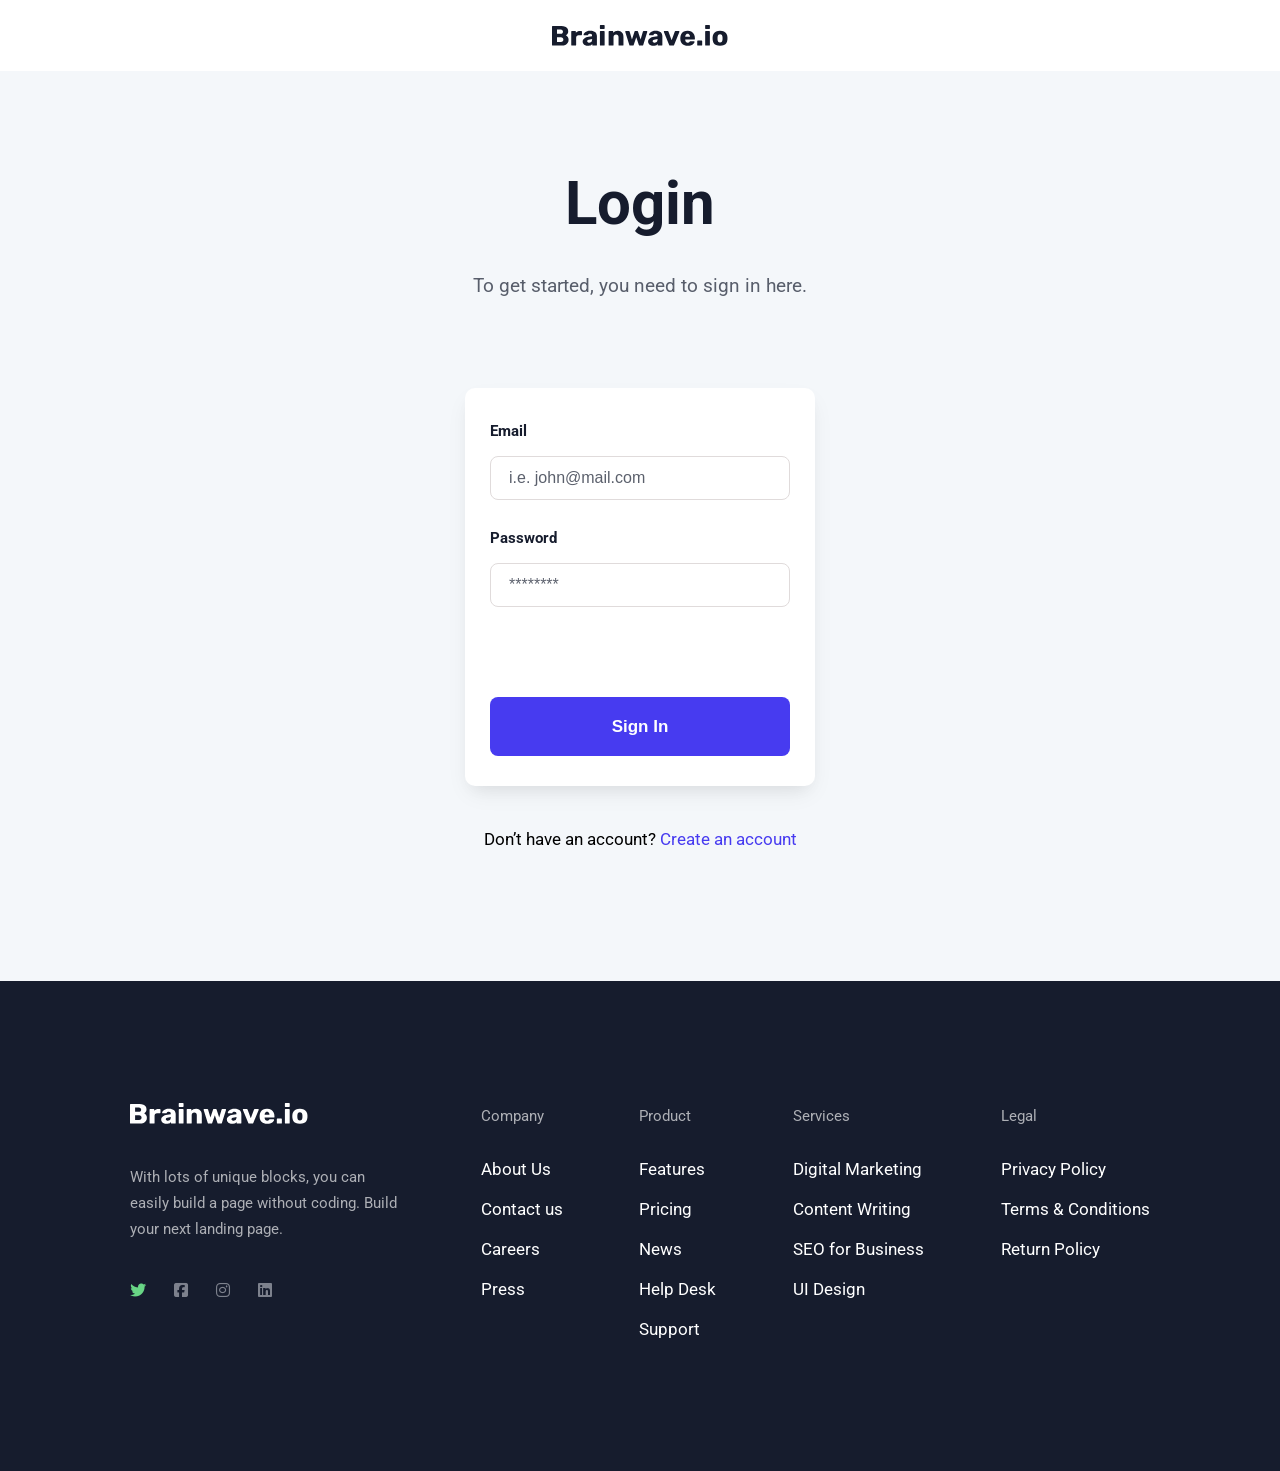
<file: pages/signin.html>
<!doctype html>
<html lang="en">
  <head>
    <meta charset="UTF-8" />
    <meta name="viewport" content="width=device-width, initial-scale=1.0" />
    <title>Sign In</title>
    <link rel="stylesheet" href="../styles/pages/signin.css" />
    <link
      rel="stylesheet"
      href="https://cdnjs.cloudflare.com/ajax/libs/font-awesome/6.5.2/css/all.min.css"
    />
  </head>
  <body>
    <!-- HEADER  -->
    <div class="header">
      <img src="../assets/icons/header-brand.svg" alt="Header Image" />
    </div>

    <!-- HERO -->
    <section class="hero">
      <div class="hero-content">
        <h1 class="hero-title">Login</h1>
        <p class="hero-description">
          To get started, you need to sign in here.
        </p>
      </div>

      <form class="hero-email">
        <div class="email">
          <div class="email-div">
            <label for="email">Email</label>
            <input type="email" id="email" placeholder="i.e. john@mail.com" />
          </div>
          <div class="password-div">
            <label for="password">Password</label>
            <input type="password" id="password" placeholder="********" />
          </div>
          <button class="email-btn">Sign In</button>
        </div>
        <p class="email-description">
          Don’t have an account?
          <a href="#" class="create-account-link" target="_blank"
            >Create an account</a
          >
        </p>
      </form>
    </section>

    <!-- FOOTER -->
    <footer class="footer">
      <div class="footer-brand">
        <img
          class="footer-logo-img"
          src="../assets/icons/footer-brand.svg"
          alt="Brainwave Logo"
        />
        <p class="footer-desc">
          With lots of unique blocks, you can easily build a page without
          coding. Build your next landing page.
        </p>
        <div class="footer-social-icons">
          <a class="social-link" href="#"
            ><i
              class="fa-brands fa-twitter"
              style="color: rgb(104, 213, 133)"
            ></i
          ></a>
          <a class="social-link" href="#"
            ><i
              class="fa-brands fa-square-facebook"
              style="color: rgb(125, 129, 141)"
            ></i>
          </a>
          <a class="social-link" href="#"
            ><i
              class="fa-brands fa-instagram"
              style="color: rgb(125, 129, 141)"
            ></i
          ></a>
          <a class="social-link" href="#"
            ><i
              class="fa-brands fa-linkedin"
              style="color: rgb(125, 129, 141)"
            ></i
          ></a>
        </div>
      </div>
      <div class="footer-links-box">
        <h2 class="footer-name footer-desc">Company</h2>
        <ul class="footer-list">
          <li class="footer-link">
            <a class="footer-item" href="#">About Us</a>
          </li>
          <li class="footer-link">
            <a class="footer-item" href="#">Contact us</a>
          </li>
          <li class="footer-link">
            <a class="footer-item" href="#">Careers</a>
          </li>
          <li class="footer-link">
            <a class="footer-item" href="#">Press</a>
          </li>
        </ul>
      </div>
      <div class="footer-links-box">
        <h2 class="footer-name footer-desc">Product</h2>
        <ul class="footer-list">
          <li class="footer-link">
            <a class="footer-item" href="#">Features</a>
          </li>
          <li class="footer-link">
            <a class="footer-item" href="#">Pricing</a>
          </li>
          <li class="footer-link">
            <a class="footer-item" href="#">News</a>
          </li>
          <li class="footer-link">
            <a class="footer-item" href="#">Help Desk</a>
          </li>
          <li class="footer-link">
            <a class="footer-item" href="#">Support</a>
          </li>
        </ul>
      </div>
      <div class="footer-links-box">
        <h2 class="footer-name footer-desc">Services</h2>
        <ul class="footer-list">
          <li class="footer-link">
            <a class="footer-item" href="#">Digital Marketing</a>
          </li>
          <li class="footer-link">
            <a class="footer-item" href="#">Content Writing</a>
          </li>
          <li class="footer-link">
            <a class="footer-item" href="#">SEO for Business</a>
          </li>
          <li class="footer-link">
            <a class="footer-item" href="#">UI Design</a>
          </li>
        </ul>
      </div>
      <div class="footer-links-box">
        <h2 class="footer-name footer-desc">Legal</h2>
        <ul class="footer-list">
          <li class="footer-link">
            <a class="footer-item" href="#">Privacy Policy</a>
          </li>
          <li class="footer-link">
            <a class="footer-item" href="#">Terms & Conditions</a>
          </li>
          <li class="footer-link">
            <a class="footer-item" href="#">Return Policy</a>
          </li>
        </ul>
      </div>
    </footer>
  </body>
</html>
</file>
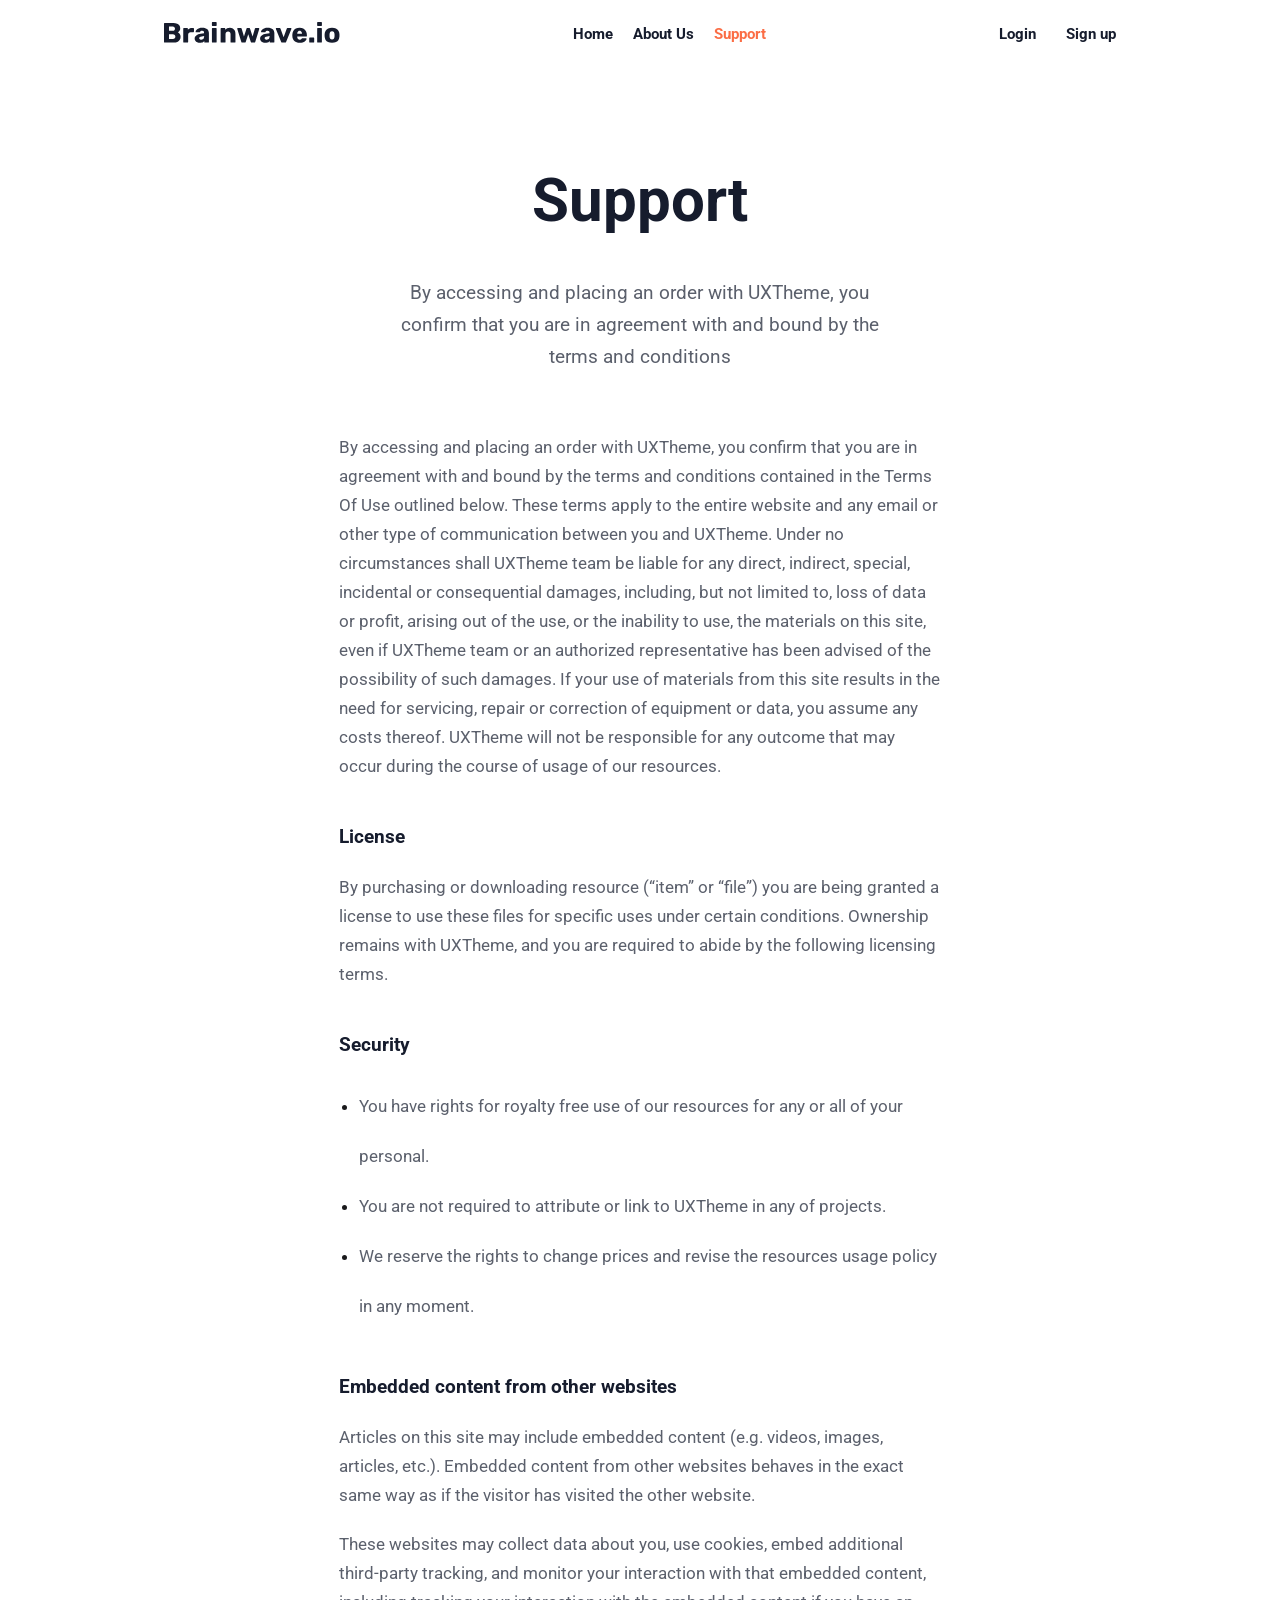
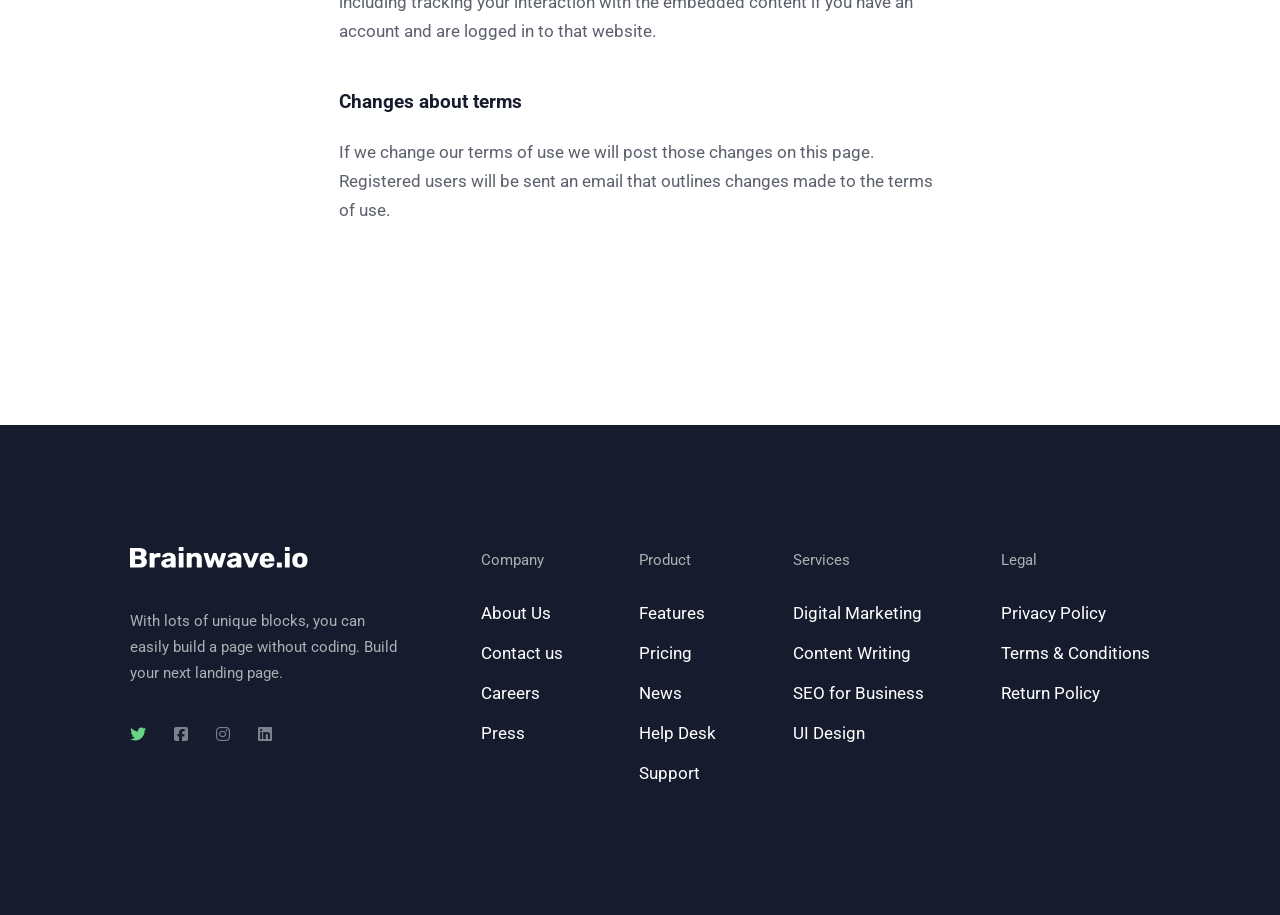
<file: pages/support.html>
<!doctype html>
<html lang="en">
  <head>
    <meta charset="UTF-8" />
    <meta name="viewport" content="width=device-width, initial-scale=1.0" />
    <title>Support</title>

    <link rel="stylesheet" href="../styles/pages/home.css" />
    <link rel="stylesheet" href="../styles/pages/support.css" />
    <link
      rel="stylesheet"
      href="https://cdnjs.cloudflare.com/ajax/libs/font-awesome/6.5.2/css/all.min.css"
    />
  </head>
  <body>
    <!-- HEADER -->
    <header class="header">
      <section class="header-container">
        <div class="header-logo">
          <img src="../assets/icons/header-brand.svg" alt="Brainwaive Image" />
        </div>

        <nav class="header-navigation">
          <ul class="navigation-list">
            <li class="navigation-item">
              <a class="navigation-link" href="../index.html">Home</a>
            </li>

            <li class="navigation-item">
              <a class="navigation-link" href="../pages/about.html">About Us</a>
            </li>

            <li class="navigation-item">
              <a class="navigation-link active" href="./pages/support.html"
                >Support</a
              >
            </li>
          </ul>
        </nav>

        <div class="header-buttons">
          <a href="./sign-in.html" class="btn">Login</a>
          <a href="./sign-up.html" class="btn">Sign up</a>
        </div>
      </section>
    </header>

    <!-- MAIN -->
    <main class="support-page">
      <section class="page-header">
        <h1 class="page-title hero-title">Support</h1>
        <p class="page-description hero-description">
          By accessing and placing an order with UXTheme, you confirm that you
          are in agreement with and bound by the terms and conditions
        </p>
      </section>
      <section class="support-content">
        <p class="content-text">
          By accessing and placing an order with UXTheme, you confirm that you
          are in agreement with and bound by the terms and conditions contained
          in the Terms Of Use outlined below. These terms apply to the entire
          website and any email or other type of communication between you and
          UXTheme. Under no circumstances shall UXTheme team be liable for any
          direct, indirect, special, incidental or consequential damages,
          including, but not limited to, loss of data or profit, arising out of
          the use, or the inability to use, the materials on this site, even if
          UXTheme team or an authorized representative has been advised of the
          possibility of such damages. If your use of materials from this site
          results in the need for servicing, repair or correction of equipment
          or data, you assume any costs thereof. UXTheme will not be responsible
          for any outcome that may occur during the course of usage of our
          resources.
        </p>

        <article class="content-block">
          <h2 class="content-subtitle">License</h2>
          <p class="content-text">
            By purchasing or downloading resource (“item” or “file”) you are
            being granted a license to use these files for specific uses under
            certain conditions. Ownership remains with UXTheme, and you are
            required to abide by the following licensing terms.
          </p>
        </article>

        <article class="content-block">
          <h2 class="content-subtitle">Security</h2>
          <ul class="content-list">
            <li class="list-item">
              You have rights for royalty free use of our resources for any or
              all of your personal.
            </li>
            <li class="list-item">
              You are not required to attribute or link to UXTheme in any of
              projects.
            </li>
            <li class="list-item">
              We reserve the rights to change prices and revise the resources
              usage policy in any moment.
            </li>
          </ul>
        </article>

        <article class="content-block">
          <h2 class="content-subtitle">Embedded content from other websites</h2>
          <p class="content-text">
            Articles on this site may include embedded content (e.g. videos,
            images, articles, etc.). Embedded content from other websites
            behaves in the exact same way as if the visitor has visited the
            other website.
          </p>
          <p class="content-text">
            These websites may collect data about you, use cookies, embed
            additional third-party tracking, and monitor your interaction with
            that embedded content, including tracking your interaction with the
            embedded content if you have an account and are logged in to that
            website.
          </p>
        </article>

        <article class="content-block">
          <h2 class="content-subtitle">Changes about terms</h2>
          <p class="content-text">
            If we change our terms of use we will post those changes on this
            page. Registered users will be sent an email that outlines changes
            made to the terms of use.
          </p>
        </article>
      </section>
    </main>

    <!-- FOOTER -->
    <footer class="footer">
      <div class="footer-brand">
        <img
          class="footer-logo-img"
          src="../assets/icons/footer-brand.svg"
          alt="Brainwave Logo"
        />
        <p class="footer-desc">
          With lots of unique blocks, you can easily build a page without
          coding. Build your next landing page.
        </p>
        <div class="footer-social-icons">
          <a class="social-link" href="#"
            ><i
              class="fa-brands fa-twitter"
              style="color: rgb(104, 213, 133)"
            ></i
          ></a>
          <a class="social-link" href="#"
            ><i
              class="fa-brands fa-square-facebook"
              style="color: rgb(125, 129, 141)"
            ></i>
          </a>
          <a class="social-link" href="#"
            ><i
              class="fa-brands fa-instagram"
              style="color: rgb(125, 129, 141)"
            ></i
          ></a>
          <a class="social-link" href="#"
            ><i
              class="fa-brands fa-linkedin"
              style="color: rgb(125, 129, 141)"
            ></i
          ></a>
        </div>
      </div>
      <div class="footer-links-box">
        <h2 class="footer-name footer-desc">Company</h2>
        <ul class="footer-list">
          <li class="footer-link">
            <a class="footer-item" href="#">About Us</a>
          </li>
          <li class="footer-link">
            <a class="footer-item" href="#">Contact us</a>
          </li>
          <li class="footer-link">
            <a class="footer-item" href="#">Careers</a>
          </li>
          <li class="footer-link">
            <a class="footer-item" href="#">Press</a>
          </li>
        </ul>
      </div>
      <div class="footer-links-box">
        <h2 class="footer-name footer-desc">Product</h2>
        <ul class="footer-list">
          <li class="footer-link">
            <a class="footer-item" href="#">Features</a>
          </li>
          <li class="footer-link">
            <a class="footer-item" href="#">Pricing</a>
          </li>
          <li class="footer-link">
            <a class="footer-item" href="#">News</a>
          </li>
          <li class="footer-link">
            <a class="footer-item" href="#">Help Desk</a>
          </li>
          <li class="footer-link">
            <a class="footer-item" href="#">Support</a>
          </li>
        </ul>
      </div>
      <div class="footer-links-box">
        <h2 class="footer-name footer-desc">Services</h2>
        <ul class="footer-list">
          <li class="footer-link">
            <a class="footer-item" href="#">Digital Marketing</a>
          </li>
          <li class="footer-link">
            <a class="footer-item" href="#">Content Writing</a>
          </li>
          <li class="footer-link">
            <a class="footer-item" href="#">SEO for Business</a>
          </li>
          <li class="footer-link">
            <a class="footer-item" href="#">UI Design</a>
          </li>
        </ul>
      </div>
      <div class="footer-links-box">
        <h2 class="footer-name footer-desc">Legal</h2>
        <ul class="footer-list">
          <li class="footer-link">
            <a class="footer-item" href="#">Privacy Policy</a>
          </li>
          <li class="footer-link">
            <a class="footer-item" href="#">Terms & Conditions</a>
          </li>
          <li class="footer-link">
            <a class="footer-item" href="#">Return Policy</a>
          </li>
        </ul>
      </div>
    </footer>
  </body>
</html>
</file>
<file: styles/pages/home.css>
@import url(../global/global.css);

/* HEADER */

.header {
  background-color: var(--header-bg-color);
}

.header-container {
  display: flex;
  justify-content: space-around;
  align-items: center;

  padding: 21px 48px;
}

.navigation-list {
  display: flex;
  justify-content: center;
  align-items: center;
  gap: 20px;
}

.navigation-list :hover {
  opacity: 0.8;
  transition: 0.3s;
}

.navigation-link {
  text-align: center;
  color: var(--text-color);
  font-weight: var(--font-bold);
  font-size: 15px;
  line-height: 26px;
}

.header-buttons {
  font-weight: var(--font-bold);
  font-size: 15px;
  line-height: 26px;

  display: flex;
  justify-content: center;
  align-items: center;
  gap: 30px;
}

.header-buttons .btn {
  color: var(--text-color);
}

.header-buttons .btn:hover {
  opacity: 0.8;
  transition: 0.3s;
}

.navigation-link.active {
  color: var(--hover-color);
}

/* HERO */

/* HERO */

.hero {
  background-color: var(--header-bg-color);
  padding-top: 80px;
  width: 100%;

  /* BU İKİ SƏTRİ ƏLAVƏ ET */
  position: relative;
  overflow: hidden;
}

.hero-wave {
  position: absolute;
  left: 0;
  bottom: 0;
  width: auto;
  max-width: 100%;
  z-index: 1;
  pointer-events: none;
}

.hero-container {
  display: flex;
  align-items: center;
  justify-content: center;
  gap: 20px;
  position: relative;
  z-index: 2;
}

.hero-media {
  max-height: 685px;
  max-width: 481px;
}

.hero-content {
  max-width: 518px;
  padding-right: 160px;

  display: flex;
  flex-direction: column;
  gap: 21px;
}

.hero-title {
  color: var(--text-color);
  font-weight: var(--font-bold);
  font-size: 60px;
  line-height: 65px;
}

.hero-description {
  color: var(--text-opacity-color);
  font-weight: var(--font-normal);
  font-size: 19px;
  line-height: 32px;
}

/* HOME */

/* COMPANIES  */

.companies {
  margin-top: 144px;
  margin-bottom: 125px;
}

.companies-content {
  max-width: 686px;
  margin: 0 auto;
  text-align: center;
}

.companies-title {
  color: var(--text-color);
  font-weight: var(--font-bold);
  font-size: 36px;
  line-height: 48px;
  margin-top: 114px;
  margin-bottom: 30px;
}

.companies-description {
  color: var(--text-opacity-color);
  font-weight: var(--font-normal);
  font-size: 19px;
  line-height: 32px;
}

.companies-image {
  max-width: 766px;
  margin: 0 auto;
  margin-top: 60px;
}

/* HOME JOBS SECTION */

.categories {
  background-color: var(--text-color);
  min-height: 746px;
  padding: 100px 20px;

  display: flex;
  flex-direction: column;
  align-items: center;
}

.categories-content {
  max-width: 1110px;
  width: 100%;
  margin-bottom: 60px;
}

.categories-title {
  color: var(--white-color);
  font-size: 36px;
  line-height: 48px;
  font-weight: var(--font-bold);
  margin-bottom: 15px;
}

.categories-description {
  color: var(--white-opacity-color);
  font-size: 19px;
  font-weight: var(--font-normal);
  line-height: 32px;
  max-width: 430px;
}

.categories-cards {
  display: flex;
  flex-wrap: wrap;
  gap: 30px;
  max-width: 1110px;
  width: 100%;
  justify-content: center;
}

.category-card {
  background-color: var(--white-color);
  color: var(--text-color);
  width: 350px;
  height: 117px;
  border-radius: 10px;

  padding: 30px 0 0 30px;
  box-sizing: border-box;

  display: flex;
  flex-direction: column;

  cursor: pointer;
}

.category-title {
  color: var(--text-color);
  font-size: 21px;
  font-weight: var(--font-bold);
  line-height: 32px;

  margin: 0 0 8px 0;
}

.category-count {
  color: var(--text-opacity-color);
  font-size: 15px;
  font-weight: var(--font-normal);
  line-height: 26px;
}

.category-card:hover {
  background-color: #4c3aff;
  color: var(--white-color);
  transition: 0.3s;
}

.category-title:hover {
  color: var(--white-color);
  transition: 0.3s;
}

/* HOME STEPS SECTION  */

.process-section {
  /* padding: 100px 0; */
  margin-top: 113px;
}

.process-content {
  max-width: 589px;
  margin: 0 auto;

  display: flex;
  justify-content: center;
  align-items: center;
  flex-direction: column;
  text-align: center;
}

.process-title {
  color: var(--text-color);
  font-weight: var(--font-bold);
  font-size: 36px;
  line-height: 48px;
  margin-bottom: 17px;
}

.process-description {
  color: var(--text-opacity-color);
  font-weight: var(--font-normal);
  font-size: 19px;
  line-height: 32px;
}

.process-container {
  display: flex;
  justify-content: center;
  align-items: center;
  gap: 69px;
  margin-top: 96px;
}

/* .process-image {
  margin-left: 50px;
  margin-top: 96px;
} */

.process-list {
  margin-top: 86px;
}

.process-item {
  display: flex;
  flex-direction: row;
  /* align-items: flex-start; */
  gap: 25px;
}

.process-icon {
  height: 43px;
  width: 43px;
  flex-shrink: 0;
}

.process-item-content {
  display: flex;
  flex-direction: column;
  gap: 10px;
}

.process-item-title {
  color: var(--text-color);
  font-weight: var(--font-bold);
  font-size: 21px;
  line-height: 32px;
}

.process-item-description {
  width: 339px;
  color: var(--text-opacity-color);
  font-weight: var(--font-normal);
  font-size: 17px;
  line-height: 29px;
  margin-bottom: 50px;
}

.featured-section {
  height: 740px;
}

.featured-contents {
  padding-left: 245px;
  padding-top: 107px;

  display: flex;
  flex-direction: column;
  gap: 17px;
}

.featured-title {
  color: var(--text-color);
  font-weight: var(--font-bold);
  font-size: 36px;
  line-height: 48px;
}

.featured-description {
  width: 353px;
  color: var(--text-opacity-color);
  font-weight: var(--font-normal);
  font-size: 19px;
  line-height: 32px;
}

.featured-images {
  margin-top: 84px;
  display: flex;
  justify-content: center;
  gap: 30px;
}

.featured-icon {
  margin-right: 245px;
  display: flex;
  justify-content: end;
}

/* HELP */

.help {
  background-color: var(--background-color);
  height: 890px;
}

.help-content {
  display: flex;
  justify-content: center;
  flex-direction: column;
  align-items: center;
  text-align: center;
  gap: 17px;
}

.help-title {
  color: var(--text-color);
  font-weight: var(--font-bold);
  font-size: 36px;
  line-height: 48px;
  margin-top: 97px;
}

.help-description {
  width: 480px;
  color: var(--text-opacity-color);
  font-weight: var(--font-normal);
  font-size: 19px;
  line-height: 32px;
}

.cards-container {
  display: flex;
  justify-content: center;
  gap: 31px;
  padding: 74px 20px;
}

.card {
  background-color: var(--white-color);
  border-radius: 10px;
  overflow: hidden;
  max-width: 350px;
  display: flex;
  flex-direction: column;
}

.card-image {
  width: 100%;
  height: 100%;
  object-fit: cover;
}

.card-content {
  padding: 30px;
  display: flex;
  flex-direction: column;
  gap: 10px;
}

.card-category {
  color: var(--text-opacity-color);
  font-weight: var(--font-normal);
  font-size: 15px;
  line-height: 26px;
}

.card-title {
  color: var(--text-color);
  font-weight: var(--font-bold);
  font-size: 21px;
  line-height: 32px;
}

/* UPDATES */

.updates {
  padding: 120px 20px;

  width: 100%;
  max-width: 550px;
  margin: 0 auto;

  display: flex;
  flex-direction: column;
  align-items: center;
  justify-content: center;
  text-align: center;
}

.updates-icon {
  height: 78px;
  width: 78px;
}

.updates-title {
  color: var(--text-color);
  font-weight: var(--font-bold);
  font-size: 36px;
  line-height: 48px;
  margin-top: 40px;
  margin-bottom: 20px;
}

.updates-description {
  color: var(--text-opacity-color);
  font-weight: var(--font-normal);
  font-size: 19px;
  line-height: 32px;
}

.subscribe-container {
  display: flex;
  align-items: center;
  background-color: var(--white-color);
  border: 1px solid #e1e0e9;
  border-radius: 8px;
  padding: 6px;
  width: 100%;
  margin-top: 40px;
}

.subscribe-input {
  flex: 1;
  border: none;
  border-radius: 8px;
  outline: var(--white-opacity-color);
  padding: 12px 16px;
  font-size: 16px;
  color: var(--text-opacity-color);
  width: 100%;
}

.subscribe-btn {
  background-color: #503ef5;
  color: var(--white-color);
  border: none;
  padding: 12px 32px;
  font-size: 16px;
  font-weight: bold;
  border-radius: 6px;
  cursor: pointer;
  transition: 0.3s;
}

.subscribe-btn:hover {
  background-color: #3f2ed9;
}

.subscribe-content {
  width: 100%;
  max-width: 400px;
  margin-top: 25px;
}

.subscribe-description {
  color: var(--text-opacity-color);
  font-weight: var(--font-normal);
  font-size: 15px;
  line-height: 26px;
}

/* FOOTER */
.footer {
  display: flex;
  justify-content: space-around;
  background-color: var(--text-color);
  gap: 60px;
  padding: 122px;
}

.footer-brand {
  width: 274px;
  display: flex;
  flex-direction: column;
  gap: 40px;
}

.footer-logo-img {
  width: 178px;
}

.footer-name {
  padding-bottom: 20px;
}

.footer-desc {
  font-weight: var(--font-normal);
  font-size: 15px;
  line-height: 26px;
  color: var(--white-opacity-color);
}

.footer-social-icons {
  width: 142px;
  display: flex;
  justify-content: space-between;
}

.footer-item {
  font-weight: var(--font-normal);
  font-size: 17px;
  line-height: 40px;
  color: var(--white-color);
}
</file>
<file: styles/pages/support.css>
@import url(../global/global.css);

/* HEADER */
.header {
  background-color: var(--white-color);
}

.header-container {
  display: flex;
  justify-content: space-around;
  align-items: center;

  padding: 21px 48px;
}

.navigation-list {
  display: flex;
  justify-content: center;
  align-items: center;
  gap: 20px;
}

.navigation-link {
  text-align: center;
  color: var(--text-color);
  font-weight: var(--font-bold);
  font-size: 15px;
  line-height: 26px;
}

.navigation-link.active {
  color: var(--hover-color);
}

.header-buttons {
  font-weight: var(--font-bold);
  font-size: 15px;
  line-height: 26px;

  display: flex;
  justify-content: center;
  align-items: center;
  gap: 30px;
}

.header-buttons .btn {
  color: var(--text-color);
}

.header-buttons .btn:hover {
  color: var(--hover-color);
  transition: 0.3s;
}

.support-page {
  display: flex;
  flex-direction: column;
  justify-content: center;
  align-items: center;
  gap: 60px;
}

.page-header {
  display: flex;
  flex-direction: column;
  gap: 44px;

  text-align: center;
  width: 41%;
  margin-top: 100px;
}

.support-content {
  display: flex;
  flex-direction: column;
  gap: 40px;
  width: 47%;
  margin-bottom: 200px;
}

.content-block {
  display: flex;
  flex-direction: column;
  gap: 20px;
}

.content-subtitle {
  font-size: 19px;
  line-height: 32px;
  font-weight: var(--font-bold);
  color: var(--text-color);
}

.content-text {
  font-size: 17px;
  line-height: 29px;
  font-weight: var(--font-normal);
  color: var(--text-opacity-color);
}

.content-list {
  list-style-type: disc;
  padding-left: 20px;
}

.list-item {
  font-size: 17px;
  line-height: 50px;
  color: var(--text-opacity-color);
}

.content-list .list-item::marker {
  color: var(--marker-color);
}
</file>
<file: styles/pages/about.css>
@import url(../global/global.css);

.about-page {
  display: flex;
  flex-direction: column;
  gap: 100px;
}

.page-header {
  width: 38%;
  margin: 0;
  padding-top: 100px;
}

.about-intro {
  display: flex;
  justify-content: center;
  gap: 100px;
}

.content-title {
  font-size: 48px;
  line-height: 58px;
  font-weight: var(--font-bold);
  color: var(--text-color);

  width: 30%;
}

.description-block {
  width: 30%;
  display: flex;
  flex-direction: column;
  gap: 40px;
}

.coders-section {
  display: flex;
  justify-content: center;
  align-items: center;
  gap: 120px;

  padding: 140px 0;
  background-color: #f4f7fa;
}

.coders-collage {
  width: 30%;
  display: flex;
  justify-content: space-between;
  flex-wrap: wrap;
  gap: 25px;
}

.coders-collage-img {
  width: 225px;
  height: 275px;
}

.img2 {
  margin-top: 40px;
}

.coders-content {
  width: 30%;
  display: flex;
  flex-direction: column;
  gap: 40px;
}

.content-title--coders {
  width: 90%;
}

.hero-description--coders {
  width: 510px;
}

.team-section {
  display: flex;
  gap: 80px;
  flex-direction: column;
  align-items: center;
  text-align: center;

  margin-bottom: 200px;
}

.team-header {
  width: 38%;
  display: flex;
  flex-direction: column;
  gap: 30px;
}

.navigation-link:active {
  color: var(--hover-color);
}

.team-list {
  display: flex;
  flex-wrap: wrap;
  align-items: center;
  gap: 40px;
  width: 75%;
}

.team-card {
  display: flex;
  flex-direction: column;
  text-align: start;
  /* gap: 20px; */
}

.team-img {
  width: 267px;
  height: 356px;
  margin-bottom: 30px;
}

.team-name {
  color: var(--text-color);
  font-weight: var(--font-bold);
  font-size: 21px;
  line-height: 32px;
}

.team-role {
  color: var(--text-opacity-color);
  font-weight: var(--font-normal);
  font-size: 17px;
  line-height: 29px;
}
</file>
<file: styles/pages/sign-in.css>
@import url(../global/global.css);

/* HEADER  */

.header {
  margin-top: 25px;
  margin-bottom: 25px;
  display: flex;
  justify-content: center;
  align-items: center;
}

.main {
  margin-bottom: 80px;
  background-color: var(--background-color);
}

.hero-content {
  height: 131px;
  max-width: 338px;
  margin: 0 auto;
  display: flex;
  justify-content: center;
  align-items: center;
  flex-direction: column;
}

.hero-title {
  color: var(--text-color);
  font-weight: var(--font-bold);
  font-size: 60px;
  line-height: 65px;
  margin-bottom: 34px;
  margin-top: 200px;
}

.hero-description {
  color: var(--text-opacity-color);
  font-weight: var(--font-normal);
  font-size: 19px;
  line-height: 32px;
}

/* HERO EMAIL */

.hero-email {
  max-width: 350px;
  margin: 0 auto;
  margin-top: 186px;
}

.email-description {
  margin-top: 39px;
  padding-bottom: 150px;
  text-align: center;
  width: 100%;
  max-width: 350px;

  font-weight: var(--font-normal);
  font-size: 17px;
  line-height: 29px;
}

.create-account-link {
  color: var(--email-button);
  font-weight: var(--font-normal);
}

.email {
  background-color: var(--white-color);
  height: auto;
  padding-bottom: 30px;
  max-width: 350px;
  border-radius: 10px;
  box-shadow:
    0 10px 25px -5px rgba(0, 0, 0, 0.08),
    0 8px 16px -6px rgba(0, 0, 0, 0.05);
}

.email-div {
  max-width: 400px;
  margin-bottom: 20px;
  padding-top: 30px;
  margin-left: 25px;
  margin-right: 25px;
}

.email-div label {
  display: block;
  font-size: 15px;
  font-weight: var(--font-bold);
  line-height: 26px;
  color: var(--text-color);
  margin-bottom: 12px;
}

.email-div input {
  width: 100%;
  padding: 12px 18px;
  font-size: 16px;
  background-color: var(--white-color);

  border: 1px solid rgb(224, 219, 219);
  border-radius: 8px;

  outline: none;
}

.email-div input::placeholder {
  color: var(--text-opacity-color);
}

.email-div {
  max-width: 400px;
  margin-bottom: 20px;
}

.email-div label {
  display: block;
  font-size: 15px;
  font-weight: var(--font-bold);
  line-height: 26px;
  color: var(--text-color);
  margin-bottom: 12px;
}

.email-div input {
  width: 100%;
  padding: 12px 18px;
  font-size: 16px;
  background-color: var(--white-color);

  border: 1px solid rgb(224, 219, 219);
  border-radius: 8px;

  outline: none;
}

.email-div input::placeholder {
  color: var(--text-opacity-color);
}

.password-div {
  max-width: 400px;
  margin-bottom: 20px;
  margin: 25px;
}

.password-div label {
  display: block;
  font-size: 15px;
  font-weight: var(--font-bold);
  line-height: 26px;
  color: var(--text-color);
  margin-bottom: 12px;
}

.password-div input {
  width: 100%;
  padding: 12px 18px;
  font-size: 16px;
  background-color: var(--white-color);

  border: 1px solid rgb(224, 219, 219);
  border-radius: 8px;

  outline: none;
}

.password-div input::placeholder {
  color: var(--text-opacity-color);
}

.password-div {
  max-width: 400px;
  margin-bottom: 20px;
}

.password-div label {
  display: block;
  font-size: 15px;
  font-weight: var(--font-bold);
  line-height: 26px;
  color: var(--text-color);
  margin-bottom: 12px;
}

.password-div input {
  width: 100%;
  padding: 12px 18px;
  font-size: 16px;
  background-color: var(--white-color);

  border: 1px solid rgb(224, 219, 219);
  border-radius: 8px;

  outline: none;
}

.password-div input::placeholder {
  color: var(--text-opacity-color);
}

.email-btn {
  width: 300px;
  height: 59px;
  margin-left: 25px;
  border-radius: 8px;
  border: none;
  cursor: pointer;
  background-color: var(--email-button);
  margin-top: 70px;

  color: var(--white-color);
  font-weight: var(--font-bold);
  font-size: 17px;
  line-height: 32px;
}

/* FOOTER */
.footer {
  display: flex;
  justify-content: space-around;
  background-color: var(--text-color);
  gap: 60px;
  padding: 122px;
}

.footer-brand {
  width: 274px;
  display: flex;
  flex-direction: column;
  gap: 40px;
}

.footer-logo-img {
  width: 178px;
}

.footer-name {
  padding-bottom: 20px;
}

.footer-desc {
  font-weight: var(--font-normal);
  font-size: 15px;
  line-height: 26px;
  color: var(--white-opacity-color);
}

.footer-social-icons {
  width: 142px;
  display: flex;
  justify-content: space-between;
}

.footer-item {
  font-weight: var(--font-normal);
  font-size: 17px;
  line-height: 40px;
  color: var(--white-color);
}
</file>
<file: styles/pages/signin.css>
@import url(../global/global.css);

/* HEADER  */

.header {
  margin-top: 25px;
  margin-bottom: 25px;
  display: flex;
  justify-content: center;
  align-items: center;
}

.hero {
  background-color: var(--background-color);
  height: 910px;
}

.hero-content {
  height: 131px;
  max-width: 338px;
  margin: 0 auto;
  display: flex;
  justify-content: center;
  align-items: center;
  flex-direction: column;
}

.hero-title {
  color: var(--text-color);
  font-weight: var(--font-bold);
  font-size: 60px;
  line-height: 65px;
  margin-bottom: 34px;
  margin-top: 200px;
}

.hero-description {
  color: var(--text-opacity-color);
  font-weight: var(--font-normal);
  font-size: 19px;
  line-height: 32px;
}

/* HERO EMAIL */

.hero-email {
  /* background-color: var(--white-color); */
  height: 441px;
  max-width: 350px;
  margin: 0 auto;
  margin-top: 186px;
}

.email-description {
  margin-top: 39px;
  text-align: center;
  width: 100%;
  max-width: 350px;

  font-weight: var(--font-normal);
  font-size: 17px;
  line-height: 29px;
}

.create-account-link {
  color: var(--email-button);
  font-weight: var(--font-normal);
}

.email {
  background-color: var(--white-color);
  height: auto;
  padding-bottom: 30px;
  max-width: 350px;
  border-radius: 10px;
  box-shadow:
    0 10px 25px -5px rgba(0, 0, 0, 0.08),
    0 8px 16px -6px rgba(0, 0, 0, 0.05);
}

.email-div {
  max-width: 400px;
  margin-bottom: 20px;
  padding-top: 30px;
  margin-left: 25px;
  margin-right: 25px;
}

.email-div label {
  display: block;
  font-size: 15px;
  font-weight: var(--font-bold);
  line-height: 26px;
  color: var(--text-color);
  margin-bottom: 12px;
}

.email-div input {
  width: 100%;
  padding: 12px 18px;
  font-size: 16px;
  background-color: var(--white-color);

  border: 1px solid rgb(224, 219, 219);
  border-radius: 8px;

  outline: none;
}

.email-div input::placeholder {
  color: var(--text-opacity-color);
}

.email-div {
  max-width: 400px;
  margin-bottom: 20px;
}

.email-div label {
  display: block;
  font-size: 15px;
  font-weight: var(--font-bold);
  line-height: 26px;
  color: var(--text-color);
  margin-bottom: 12px;
}

.email-div input {
  width: 100%;
  padding: 12px 18px;
  font-size: 16px;
  background-color: var(--white-color);

  border: 1px solid rgb(224, 219, 219);
  border-radius: 8px;

  outline: none;
}

.email-div input::placeholder {
  color: var(--text-opacity-color);
}

.password-div {
  max-width: 400px;
  margin-bottom: 20px;
  margin: 25px;
}

.password-div label {
  display: block;
  font-size: 15px;
  font-weight: var(--font-bold);
  line-height: 26px;
  color: var(--text-color);
  margin-bottom: 12px;
}

.password-div input {
  width: 100%;
  padding: 12px 18px;
  font-size: 16px;
  background-color: var(--white-color);

  border: 1px solid rgb(224, 219, 219);
  border-radius: 8px;

  outline: none;
}

.password-div input::placeholder {
  color: var(--text-opacity-color);
}

.password-div {
  max-width: 400px;
  margin-bottom: 20px;
}

.password-div label {
  display: block;
  font-size: 15px;
  font-weight: var(--font-bold);
  line-height: 26px;
  color: var(--text-color);
  margin-bottom: 12px;
}

.password-div input {
  width: 100%;
  padding: 12px 18px;
  font-size: 16px;
  background-color: var(--white-color);

  border: 1px solid rgb(224, 219, 219);
  border-radius: 8px;

  outline: none;
}

.password-div input::placeholder {
  color: var(--text-opacity-color);
}

.email-btn {
  width: 300px;
  height: 59px;
  margin-left: 25px;
  border-radius: 8px;
  border: none;
  background-color: var(--email-button);
  margin-top: 70px;

  color: var(--white-color);
  font-weight: var(--font-bold);
  font-size: 17px;
  line-height: 32px;
}

/* FOOTER */
.footer {
  display: flex;
  justify-content: space-around;
  background-color: var(--text-color);
  gap: 60px;
  padding: 122px;
}

.footer-brand {
  width: 274px;
  display: flex;
  flex-direction: column;
  gap: 40px;
}

.footer-logo-img {
  width: 178px;
}

.footer-name {
  padding-bottom: 20px;
}

.footer-desc {
  font-weight: var(--font-normal);
  font-size: 15px;
  line-height: 26px;
  color: var(--white-opacity-color);
}

.footer-social-icons {
  width: 142px;
  display: flex;
  justify-content: space-between;
}

.footer-item {
  font-weight: var(--font-normal);
  font-size: 17px;
  line-height: 40px;
  color: var(--white-color);
}
</file>
